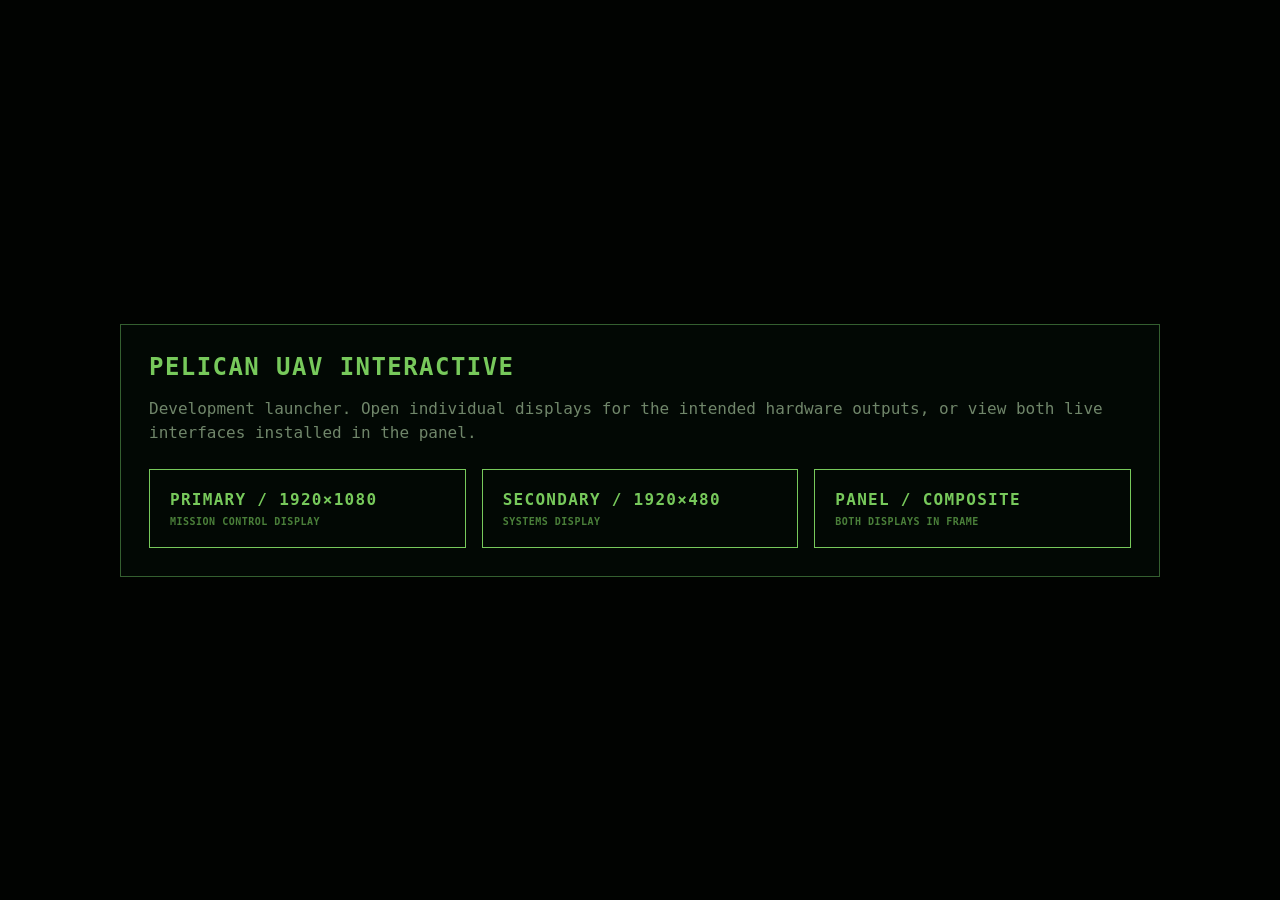
<file: index.html>
<!doctype html>
<html lang="en">
<head>
  <meta charset="utf-8">
  <meta name="viewport" content="width=device-width, initial-scale=1">
  <title>Pelican UAV Interactive</title>
  <style>
    :root{color-scheme:dark;font-family:ui-monospace,SFMono-Regular,Menlo,Monaco,Consolas,monospace}
    *{box-sizing:border-box}
    body{margin:0;min-height:100vh;display:grid;place-items:center;background:#010301;color:#b3caaa}
    main{width:min(1040px,calc(100% - 40px));border:1px solid #345f30;padding:28px;background:#020804}
    h1{margin:0 0 8px;color:#77c95b;font-size:24px;letter-spacing:.06em}
    p{color:#70866a;line-height:1.5}
    nav{display:grid;grid-template-columns:repeat(3,1fr);gap:16px;margin-top:24px}
    a{display:block;border:1px solid #77c95b;padding:20px;color:#77c95b;text-decoration:none;font-weight:700;letter-spacing:.08em;min-height:76px}
    a:hover{background:#77c95b;color:#010301}
    a small{display:block;margin-top:7px;color:inherit;opacity:.62;font-size:10px;letter-spacing:.05em}
    @media(max-width:760px){nav{grid-template-columns:1fr}}
  </style>
</head>
<body>
  <main>
    <h1>PELICAN UAV INTERACTIVE</h1>
    <p>Development launcher. Open individual displays for the intended hardware outputs, or view both live interfaces installed in the panel.</p>
    <nav>
      <a href="primary/index.html" target="_blank">PRIMARY / 1920×1080<small>MISSION CONTROL DISPLAY</small></a>
      <a href="secondary/index.html" target="_blank">SECONDARY / 1920×480<small>SYSTEMS DISPLAY</small></a>
      <a href="panel/index.html" target="_blank">PANEL / COMPOSITE<small>BOTH DISPLAYS IN FRAME</small></a>
    </nav>
  </main>
</body>
</html>
</file>
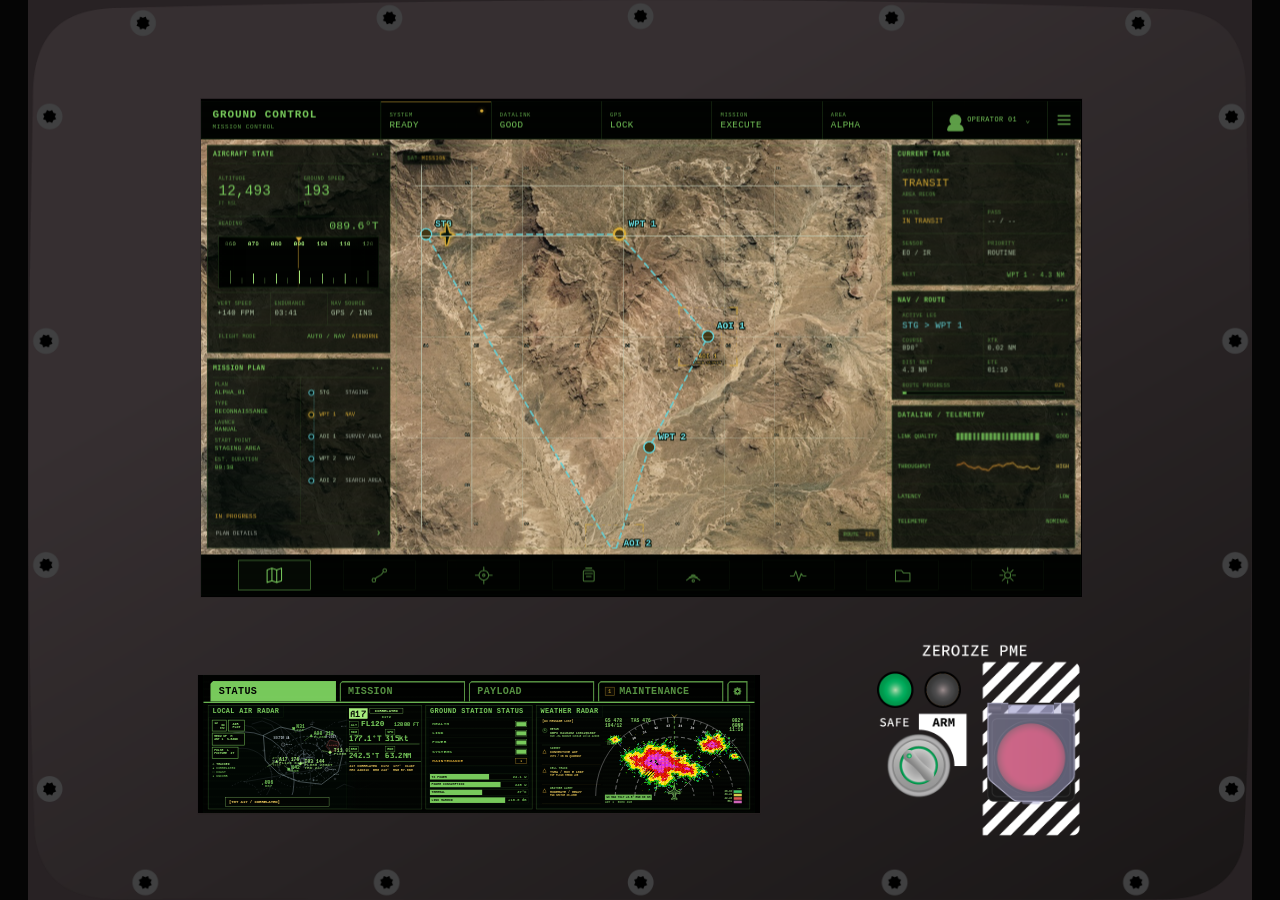
<file: panel/index.html>
<!doctype html>
<html lang="en">
<head>
  <meta charset="utf-8">
  <meta name="viewport" content="width=device-width, initial-scale=1">
  <title>Pelican UAV Interactive — Panel</title>
  <style>
    *{box-sizing:border-box}
    html,body{margin:0;width:100%;height:100%;overflow:hidden;background:#050505}
    body{display:grid;place-items:center}
    .panel{
      position:relative;
      width:min(100vw,calc(100vh * 1371 / 1008));
      aspect-ratio:1371/1008;
      background:#282224 url("../shared/assets/panel_background.png") center/100% 100% no-repeat;
      overflow:hidden;
    }
    .screen{
      position:absolute;
      overflow:hidden;
      background:#000;
    }
    .screen iframe{
      display:block;
      width:100%;
      height:100%;
      border:0;
      background:#000;
    }
    .primary-screen{
      left:14.1503%;
      top:11.0119%;
      width:71.9183%;
      height:55.3571%;
    }
    .secondary-screen{
      left:13.9314%;
      top:75%;
      width:45.8789%;
      height:15.377%;
    }
  </style>
</head>
<body>
  <main class="panel" aria-label="Ground station panel composite">
    <div class="screen primary-screen">
      <iframe src="../primary/index.html" title="Primary mission display"></iframe>
    </div>
    <div class="screen secondary-screen">
      <iframe src="../secondary/index.html" title="Secondary systems display"></iframe>
    </div>
  </main>
</body>
</html>
</file>
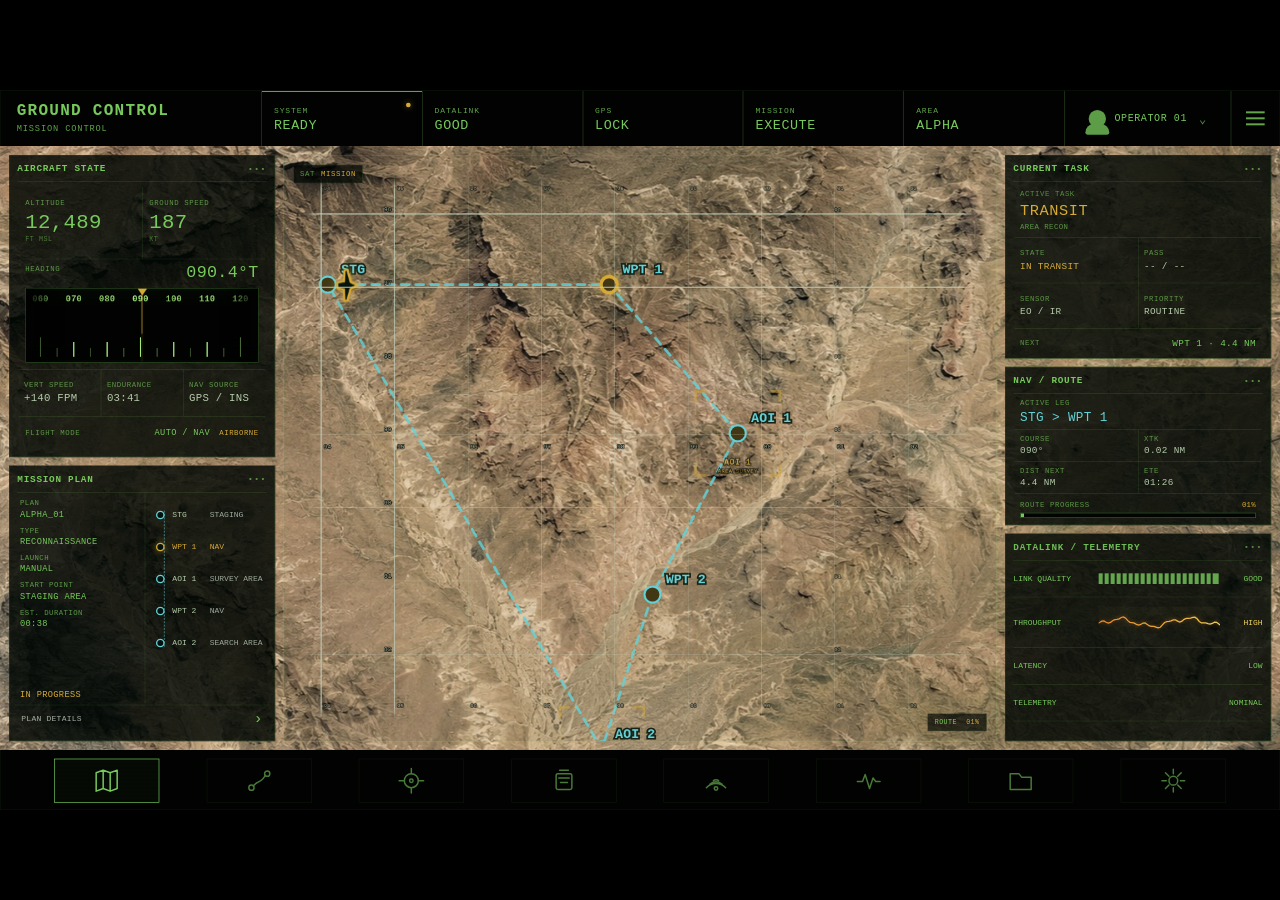
<file: primary/index.html>
<!doctype html>
<html lang="en">
<head>
  <meta charset="utf-8">
  <meta name="viewport" content="width=device-width, initial-scale=1">
  <title>Pelican UAV Interactive — Primary</title>
  <link rel="stylesheet" href="../shared/ui-base.css">
  <link rel="stylesheet" href="primary.css?v=20260912-1">
  <link rel="stylesheet" href="ops-refine.css?v=20260907-1">
  <link rel="stylesheet" href="effects.css?v=20260912-3" data-effects-css>
  <link rel="stylesheet" href="grid.css" data-grid-css>
</head>
<body>
  <div id="screen-fit">
    <main id="primary-display" class="display display-primary" aria-label="Mission control display">
      <header class="topbar">
        <div class="brand-block">
          <div class="brand-title" data-bind="labels.title">GROUND CONTROL</div>
          <div class="brand-subtitle" data-bind="labels.subtitle">MISSION CONTROL</div>
        </div>

        <div class="status-ribbon" aria-label="System status">
          <div class="ribbon-cell"><span>SYSTEM</span><strong data-bind="labels.system">READY</strong></div>
          <div class="ribbon-cell"><span>DATALINK</span><strong data-bind="labels.link">GOOD</strong></div>
          <div class="ribbon-cell"><span>GPS</span><strong data-bind="labels.gps">LOCK</strong></div>
          <div class="ribbon-cell"><span>MISSION</span><strong data-bind="labels.mode">EXECUTE</strong></div>
          <div class="ribbon-cell"><span>AREA</span><strong data-bind="labels.area">ALPHA</strong></div>
        </div>

        <div class="operator-block">
          <span class="operator-glyph" aria-hidden="true"></span>
          <span data-bind="labels.operator">OPERATOR 01</span>
          <span class="chevron">⌄</span>
        </div>
        <div class="menu-glyph" aria-label="Menu"><i></i><i></i><i></i></div>
      </header>

      <section class="workspace">
        <img id="workspace-terrain" class="workspace-terrain" alt="" aria-hidden="true">

        <aside class="rail left-rail">
          <section class="panel flight-panel">
            <div class="panel-heading"><span>AIRCRAFT STATE</span><b>•••</b></div>
            <div class="flight-state">
              <div class="flight-major-grid">
                <div class="flight-major">
                  <span>ALTITUDE</span>
                  <strong id="flight-altitude">12,480</strong>
                  <small>FT MSL</small>
                </div>
                <div class="flight-major">
                  <span>GROUND SPEED</span>
                  <strong id="flight-speed">188</strong>
                  <small>KT</small>
                </div>
              </div>

              <div class="flight-heading-repeater">
                <div class="flight-heading-header">
                  <span>HEADING</span>
                  <strong id="flight-heading">092.0°T</strong>
                </div>
                <div class="heading-tape heading-tape-primary" data-heading-tape aria-label="True heading tape"></div>
              </div>

              <div class="flight-detail-grid">
                <div class="flight-detail"><span>VERT SPEED</span><strong id="flight-vspeed">+120 FPM</strong></div>
                <div class="flight-detail"><span>ENDURANCE</span><strong id="flight-endurance">03:42</strong></div>
                <div class="flight-detail"><span>NAV SOURCE</span><strong id="flight-nav-source">GPS / INS</strong></div>
              </div>
              <div class="flight-mode-strip"><span>FLIGHT MODE</span><strong>AUTO / NAV</strong><b>AIRBORNE</b></div>
            </div>
          </section>

          <section class="panel mission-panel">
            <div class="panel-heading"><span>MISSION PLAN</span><b>•••</b></div>
            <div class="mission-body">
              <div class="mission-meta">
                <div><span>PLAN</span><strong data-bind="mission.plan">ALPHA_01</strong></div>
                <div><span>TYPE</span><strong data-bind="mission.type">RECONNAISSANCE</strong></div>
                <div><span>LAUNCH</span><strong data-bind="mission.launch">MANUAL</strong></div>
                <div><span>START POINT</span><strong data-bind="mission.start">STAGING AREA</strong></div>
                <div><span>EST. DURATION</span><strong data-bind="mission.duration">00:38</strong></div>
                <div class="mission-state" data-bind="mission.state">IN PROGRESS</div>
              </div>
              <div class="waypoint-column">
                <div id="waypoint-list" class="waypoint-list" aria-live="polite"></div>
                <div class="aoi-item"><span class="aoi-symbol"></span><b>AOI</b><em>SURVEY AREA</em></div>
              </div>
            </div>
            <div class="review-row"><span>PLAN DETAILS</span><b>›</b></div>
          </section>
        </aside>

        <section class="map-panel" aria-label="Fictional satellite mission map">
          <div id="map-viewport" class="map-viewport">
            <div id="map-world" class="map-world">
              <div class="map-grid"></div>
              <svg id="map-svg" class="map-svg" xmlns="http://www.w3.org/2000/svg" aria-hidden="true">
                <path id="route-base" class="route route-base"></path>
                <path id="route-progress-path" class="route route-progress-path"></path>
                <g id="waypoint-layer"></g>
                <g id="aircraft" class="aircraft">
                  <path d="M0 -14 L5 -4 L23 1 L23 5 L6 6 L4 16 L-4 16 L-6 6 L-23 5 L-23 1 L-5 -4 Z"></path>
                </g>
              </svg>
            </div>
          </div>
          <div class="map-overlay top-left"><span>SAT</span><b>MISSION</b></div>
          <div class="route-progress-readout"><span>ROUTE</span><b id="route-progress">00%</b></div>
        </section>

        <aside class="rail right-rail">
          <section class="panel task-panel">
            <div class="panel-heading"><span>CURRENT TASK</span><b>•••</b></div>
            <div class="task-body">
              <div class="task-hero">
                <span>ACTIVE TASK</span>
                <strong id="ops-task-name">SURVEY AREA 01</strong>
                <small>AREA RECON</small>
              </div>
              <div class="task-rows">
                <div class="task-row"><span>STATE</span><strong class="amber" id="ops-task-state">IN TRANSIT</strong></div>
                <div class="task-row"><span>PASS</span><strong>2 / 4</strong></div>
                <div class="task-row"><span>SENSOR</span><strong>EO / IR</strong></div>
                <div class="task-row"><span>PRIORITY</span><strong>ROUTINE</strong></div>
              </div>
              <div class="task-next"><span>NEXT</span><strong id="ops-task-next">WPT 1 · 0.0 NM</strong></div>
            </div>
          </section>

          <section class="panel nav-route-panel">
            <div class="panel-heading"><span>NAV / ROUTE</span><b>•••</b></div>
            <div class="nav-route-body">
              <div class="nav-leg"><span>ACTIVE LEG</span><strong id="ops-active-leg">STG &gt; WPT 1</strong></div>
              <div class="nav-metrics">
                <div class="nav-metric"><span>COURSE</span><strong id="ops-course">092°</strong></div>
                <div class="nav-metric"><span>XTK</span><strong id="ops-xtk">0.03 NM</strong></div>
                <div class="nav-metric"><span>DIST NEXT</span><strong id="ops-distance">0.0 NM</strong></div>
                <div class="nav-metric"><span>ETE</span><strong id="ops-ete">00:00</strong></div>
              </div>
              <div class="nav-progress">
                <div class="nav-progress-label"><span>ROUTE PROGRESS</span><strong id="ops-route-progress">00%</strong></div>
                <div class="nav-progress-track"><b id="ops-route-progress-bar"></b></div>
              </div>
            </div>
          </section>

          <section class="panel datalink-panel">
            <div class="panel-heading"><span>DATALINK / TELEMETRY</span><b>•••</b></div>
            <div class="telemetry-line"><span>LINK QUALITY</span><i class="quality-bar"></i><strong>GOOD</strong></div>
            <div class="telemetry-line throughput"><span>THROUGHPUT</span><svg id="datalink-spark" viewBox="0 0 170 48" preserveAspectRatio="none"><path id="spark-path"></path></svg><strong>HIGH</strong></div>
            <div class="telemetry-line"><span>LATENCY</span><i></i><strong>LOW</strong></div>
            <div class="telemetry-line"><span>TELEMETRY</span><i></i><strong>NOMINAL</strong></div>
          </section>
        </aside>
      </section>

      <nav class="bottom-nav" aria-label="Display modes">
        <button class="nav-icon active" title="Map" aria-label="Map"><svg viewBox="0 0 32 32"><path d="M4 7l8-3 8 3 8-3v21l-8 3-8-3-8 3zM12 4v21M20 7v21"/></svg></button>
        <button class="nav-icon" title="Route" aria-label="Route"><svg viewBox="0 0 32 32"><circle cx="7" cy="24" r="3"/><circle cx="25" cy="8" r="3"/><path d="M9 22c5-6 8-4 11-8l3-4"/></svg></button>
        <button class="nav-icon" title="Target" aria-label="Target"><svg viewBox="0 0 32 32"><circle cx="16" cy="16" r="8"/><circle cx="16" cy="16" r="2"/><path d="M16 2v6M16 24v6M2 16h6M24 16h6"/></svg></button>
        <button class="nav-icon" title="Recorder" aria-label="Recorder"><svg viewBox="0 0 32 32"><rect x="7" y="8" width="18" height="18" rx="2"/><path d="M11 4h10M10 13h12M12 18h8"/></svg></button>
        <button class="nav-icon" title="Link" aria-label="Link"><svg viewBox="0 0 32 32"><path d="M5 24a15 15 0 0 1 22 0M9 20a10 10 0 0 1 14 0M13 16a5 5 0 0 1 6 0"/><circle cx="16" cy="25" r="2"/></svg></button>
        <button class="nav-icon" title="Telemetry" aria-label="Telemetry"><svg viewBox="0 0 32 32"><path d="M3 17h6l3-8 5 16 4-12 3 4h5"/></svg></button>
        <button class="nav-icon" title="Files" aria-label="Files"><svg viewBox="0 0 32 32"><path d="M4 8h10l3 4h11v14H4z"/></svg></button>
        <button class="nav-icon" title="Settings" aria-label="Settings"><svg viewBox="0 0 32 32"><circle cx="16" cy="16" r="5"/><path d="M16 3v5M16 24v5M3 16h5M24 16h5M7 7l4 4M21 21l4 4M25 7l-4 4M11 21l-4 4"/></svg></button>
      </nav>
    </main>
  </div>

  <script src="../shared/world.js?v=20260911-1"></script>
  <script src="../shared/state.js?v=20260910-1"></script>
  <script src="config.js?v=20260911-2"></script>
  <script src="viewport-zoom-guard.js?v=20260908-2"></script>
  <script src="primary.js?v=20260912-1"></script>
  <script src="ios-layout-fit.js?v=20260908-2"></script>
  <script src="ops-refine.js?v=20260911-1"></script>
  <script src="../shared/status-sync.js?v=20260910-1"></script>
  <script src="../shared/heading-tape.js?v=20260910-1"></script>
  <script src="grid.js"></script>
</body>
</html>
</file>
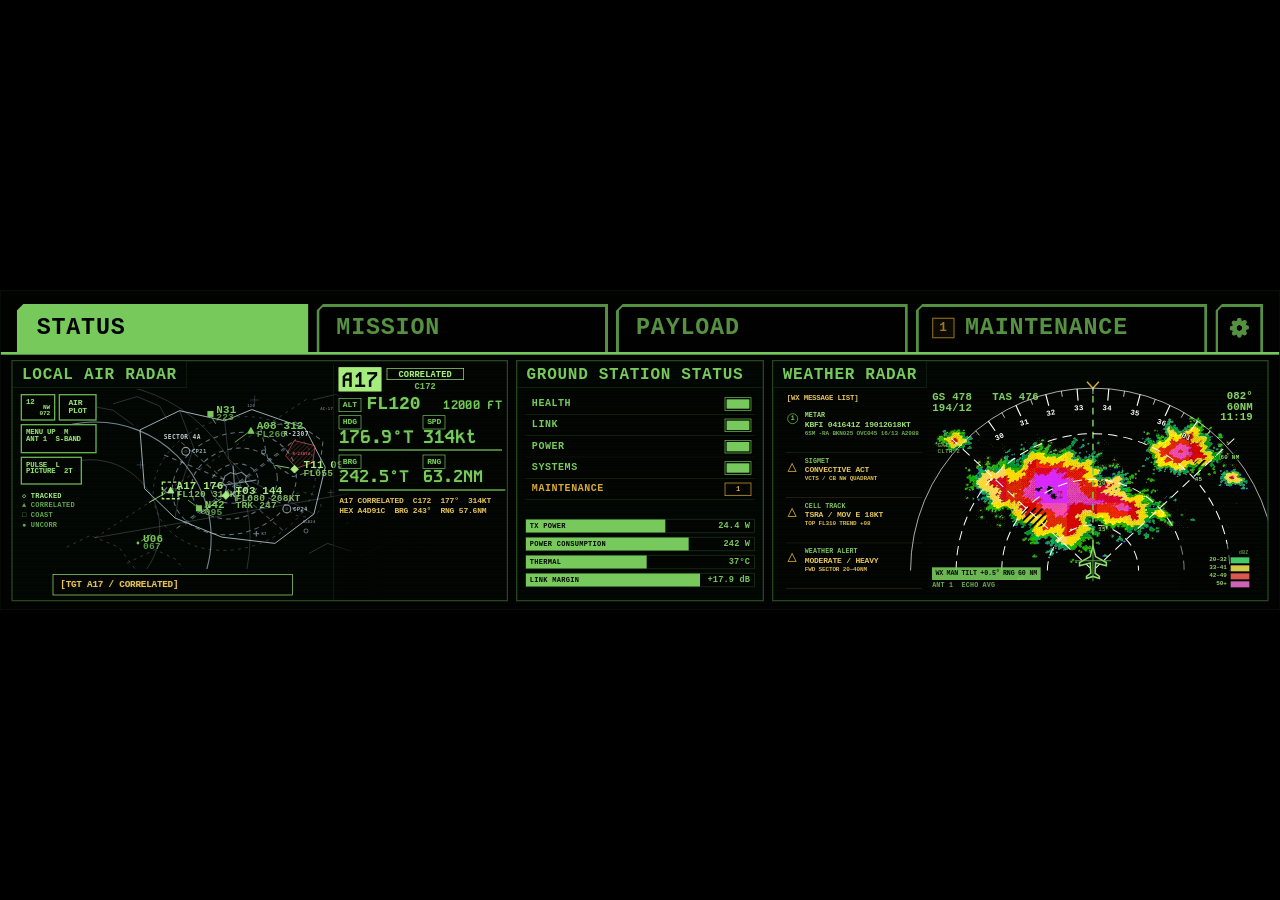
<file: secondary/index.html>
<!doctype html>
<html lang="en">
<head>
  <meta charset="utf-8">
  <meta name="viewport" content="width=device-width, initial-scale=1">
  <title>Pelican UAV Interactive — Secondary</title>
  <link rel="stylesheet" href="../shared/ui-base.css?v=20260903-2">
  <link rel="stylesheet" href="secondary.css?v=20260904-2">
  <link rel="stylesheet" href="tabs.css?v=20260904-4">
  <link rel="stylesheet" href="weather.css?v=20260910-3">
  <link rel="stylesheet" href="air.css?v=20260913-1">
  <link rel="stylesheet" href="preflight-refine.css?v=20260916-1">
  <link rel="stylesheet" href="air-message-layout.css?v=20260904-1">
  <link rel="stylesheet" href="air-track-refine.css?v=20260912-3">
  <link rel="stylesheet" href="air-target-meta-legibility.css?v=20260912-3">
  <link rel="stylesheet" href="sensor-header-refine.css?v=20260912-6">
  <link rel="stylesheet" href="status-refine.css?v=20260905-2">
  <link rel="stylesheet" href="mission-concept.css?v=20260904-3">
  <link rel="stylesheet" href="payload-concept.css?v=20260905-1">
</head>
<body>
  <div id="screen-fit">
    <main id="secondary-display" class="display secondary-display" aria-label="Secondary large-format systems display">
      <nav class="secondary-tabs" aria-label="Secondary display modes">
        <button class="secondary-tab active" data-tab="status">STATUS</button>
        <button class="secondary-tab" data-tab="mission">MISSION</button>
        <button class="secondary-tab" data-tab="payload">PAYLOAD</button>
        <button class="secondary-tab" data-tab="maintenance">MAINTENANCE</button>
        <button class="secondary-tab settings-tab" data-tab="settings" aria-label="Settings" title="Settings">
          <svg viewBox="0 0 24 24" aria-hidden="true"><circle cx="12" cy="12" r="3"/><path d="M19.4 15a1.65 1.65 0 0 0 .33 1.82l.06.06a2 2 0 1 1-2.83 2.83l-.06-.06a1.65 1.65 0 0 0-1.82-.33 1.65 1.65 0 0 0-1 1.51V21a2 2 0 1 1-4 0v-.09a1.65 1.65 0 0 0-1.08-1.51 1.65 1.65 0 0 0-1.82.33l-.06.06a2 2 0 1 1-2.83-2.83l.06.06a1.65 1.65 0 0 0 .33-1.82 1.65 1.65 0 0 0-1.51-1H3a2 2 0 1 1 0-4h.09A1.65 1.65 0 0 0 4.6 9a1.65 1.65 0 0 0-.33-1.82l-.06-.06a2 2 0 1 1 2.83-2.83l.06.06A1.65 1.65 0 0 0 8.92 4a1.65 1.65 0 0 0 1-1.51V2.4a2 2 0 1 1 4 0v-.09A1.65 1.65 0 0 0 15 4a1.65 1.65 0 0 0 1.82-.33l.06-.06a2 2 0 1 1 2.83 2.83l-.06.06a1.65 1.65 0 0 0-.33 1.82 1.65 1.65 0 0 0 1.51 1H21a2 2 0 1 1 0 4h-.09A1.65 1.65 0 0 0 19.4 15z"/></svg>
        </button>
      </nav>

      <section class="secondary-grid">
        <article class="secondary-module radar-module air-module">
          <header class="module-heading">LOCAL AIR RADAR</header>
          <div class="radar-module-body">
            <svg class="radar-scope" viewBox="0 0 390 320" role="img" aria-label="Local air surveillance radar">
              <defs><radialGradient id="airSweep" cx="50%" cy="50%" r="50%"><stop offset="0" stop-color="#77c95b" stop-opacity=".16"/><stop offset="1" stop-color="#77c95b" stop-opacity="0"/></radialGradient></defs>
              <g class="radar-grid-svg"><circle cx="195" cy="160" r="50"/><circle cx="195" cy="160" r="100"/><circle cx="195" cy="160" r="150"/><path d="M45 160H345M195 10V310"/><path d="M89 54L301 266M301 54L89 266" class="minor-axis"/></g>
              <g class="radar-sweep air-sweep"><path d="M195 160 L319 76 A150 150 0 0 1 345 160 Z" fill="url(#airSweep)"/><path d="M195 160L345 160" class="sweep-edge"/></g>
              <g class="cardinals"><text x="195" y="18">N</text><text x="195" y="314">S</text><text x="48" y="165">W</text><text x="342" y="165">E</text></g>
              <g class="radar-contact contact-a" transform="translate(116 92)"><path d="M0 -6L6 5H-6Z"/><text x="10" y="-2">256</text><text x="10" y="11">FL180</text></g>
              <g class="radar-contact contact-b" transform="translate(102 214)"><path d="M0 -6L6 5H-6Z"/><text x="10" y="-2">176</text><text x="10" y="11">FL120</text></g>
              <g class="radar-contact contact-c" transform="translate(260 226)"><path d="M0 -6L6 5H-6Z"/><text x="10" y="-2">144</text><text x="10" y="11">FL080</text></g>
              <g class="radar-contact contact-d" transform="translate(278 112)"><path d="M0 -6L6 5H-6Z"/><text x="10" y="-2">312</text><text x="10" y="11">FL260</text></g>
              <circle cx="195" cy="160" r="5" class="radar-origin"/>
            </svg>
            <div class="radar-side-data">
              <div><span>MODE</span><strong>SURVEILLANCE</strong></div>
              <div><span>RANGE</span><strong>120 NM</strong></div>
              <div><span>TILT</span><strong>0.5° UP</strong></div>
              <div><span>ALT FILTER</span><strong>2,500 FT</strong></div>
              <div><span>GAIN</span><strong>AUTO</strong></div>
              <div><span>WX</span><strong>NORM</strong></div>
              <div class="scan-line"><span>SCAN</span><strong>12.6 NM</strong></div>
            </div>
          </div>
          <footer class="radar-legend"><span class="friendly">▲ FRIENDLY</span><span class="neutral">□ NEUTRAL</span><span class="unknown">◇ UNKNOWN</span></footer>
        </article>

        <article class="secondary-module status-module">
          <header class="module-heading">GROUND STATION STATUS</header>
          <div class="status-health">
            <div class="status-health-main">
              <span>HEALTH</span>
              <strong>GOOD</strong>
              <small>NO ACTIVE FAULTS</small>
            </div>
            <div class="status-go-list" aria-label="Ground station go-no-go status">
              <div><span>LINK</span><strong>GO</strong></div>
              <div><span>POWER</span><strong>GO</strong></div>
              <div><span>SYSTEMS</span><strong>GO</strong></div>
              <button class="status-maintenance" type="button" aria-label="Open Maintenance tab: 1 maintenance item"><span>MAINTENANCE</span><i class="maintenance-indicator" aria-hidden="true">1</i></button>
            </div>
          </div>
          <div class="status-cards">
            <div class="status-card"><span>TX POWER</span><strong id="tx-power">25.0 W</strong><i class="meter"><b id="tx-meter" style="width:62%"></b></i></div>
            <div class="status-card"><span>POWER CONSUMPTION</span><strong id="power-consumption">232 W</strong><i class="meter"><b id="power-meter" style="width:68%"></b></i></div>
            <div class="status-card"><span>THERMAL</span><strong id="thermal">38°C</strong><i class="meter"><b id="thermal-meter" style="width:56%"></b></i></div>
            <div class="status-card"><span>LINK MARGIN</span><strong id="link-margin">+18.2 dB</strong><i class="meter"><b id="link-meter" style="width:79%"></b></i></div>
          </div>
        </article>

        <article class="secondary-module weather-module">
          <header class="module-heading">WEATHER RADAR</header>
          <div class="weather-sector-body">
            <svg class="weather-sector" viewBox="0 0 620 330" role="img" aria-label="Remote regional weather radar product">
              <defs>
                <pattern id="wxHazardHatch" width="10" height="10" patternUnits="userSpaceOnUse" patternTransform="rotate(45)">
                  <rect width="3.5" height="10" fill="#000"/>
                </pattern>
              </defs>
              <g class="wx-hazard-hatching" aria-hidden="true">
                <path d="M177 206l13-12 25 2 11 13-6 18-22 7-18-9z"/>
                <path d="M423 162l13-10 28 5 9 15-9 17-26 3-14-12z"/>
                <path d="M499 111l10-7 18 3 8 10-7 13-18 1-10-9z"/>
              </g>
              <g class="wx-heading-scale"><path d="M38 30H582"/><path d="M72 30v9M140 30v9M208 30v9M276 30v13M344 30v13M412 30v9M480 30v9M548 30v9"/><text x="72" y="22">30</text><text x="140" y="22">31</text><text x="208" y="22">32</text><text x="276" y="22">33</text><text x="344" y="22">34</text><text x="412" y="22">35</text><text x="480" y="22">36</text><text x="548" y="22">01</text><path class="wx-heading-bug" d="M310 17v23M301 17h18"/></g>
              <g class="wx-sector-grid"><path d="M310 312L42 62M310 312L578 62"/><path d="M310 312V42" class="wx-centerline"/><path d="M205 312A105 105 0 0 1 415 312"/><path d="M120 312A190 190 0 0 1 500 312"/><path d="M35 312A275 275 0 0 1 585 312"/><path d="M-50 312A360 360 0 0 1 670 312"/></g>
              <g class="wx-range-labels"><text x="320" y="203">15</text><text x="320" y="118">30</text><text x="506" y="116">45</text><text x="559" y="88">60 NM</text></g>
              <g class="wx-ownship" transform="translate(310 294)"><path d="M0 -28L5 -8L25 3L25 9L5 4L4 23L12 29L12 33L0 29L-12 33L-12 29L-4 23L-5 4L-25 9L-25 3L-5 -8Z"/><path d="M-34 0H34M0 -42V38" class="wx-ownship-cross"/></g>
            </svg>
            <div class="weather-legend-greeble" aria-label="Weather radar legend">
              <div class="wx-intensity"><span>PRECIP</span><i class="wx-swatch green"></i><i class="wx-swatch yellow"></i><i class="wx-swatch red"></i><i class="wx-swatch magenta"></i></div>
            </div>
            <div class="weather-lower-left" aria-hidden="true">
              <div class="wx-mode"><span>WX</span><strong>MAN</strong><span>TILT</span><strong>+0.5°</strong><span>RNG</span><strong>60 NM</strong></div>
              <div class="weather-lower-status">ANT 1&nbsp;&nbsp;ECHO AVG</div>
            </div>
          </div>
        </article>
      </section>
    </main>
  </div>
  <script src="../shared/world.js?v=20260911-1"></script>
  <script src="../shared/state.js?v=20260910-1"></script>
  <script src="secondary.js?v=20260911-1"></script>
  <script src="air-background-mount.js?v=20260916-1"></script>
  <script src="../shared/status-sync.js?v=20260910-1"></script>
  <script src="tab-pages.js?v=20260904-3"></script>
  <script src="mission-concept.js?v=20260906-2"></script>
  <script src="../shared/heading-indicator.js?v=20260907-2"></script>
  <script src="payload-concept.js?v=20260905-1"></script>
  <script src="preflight-refine.js?v=20260911-1"></script>
  <script src="air-identity-greeble.js?v=20260912-3"></script>
  <script src="air-message-layout.js?v=20260903-5"></script>
  <script src="weather-sequence.js?v=20260912-4"></script>
</body>
</html>
</file>
<file: shared/ui-base.css>
:root{
  --bg:#010301;
  --panel:rgba(2,8,4,.78);
  --panel-soft:rgba(4,13,7,.72);
  --green:#77c95b;
  --green-dim:#345f30;
  --cyan:#63d2d8;
  --signal-blue:#4fa7ff;
  --amber:#d7aa35;
  --red:#d95750;
  --text:#b3caaa;
  --muted:#70866a;
  --line:rgba(119,201,91,.32);
  --line-soft:rgba(119,201,91,.16);
}
*{box-sizing:border-box}
html,body{margin:0;width:100%;height:100%;overflow:hidden;background:#000;color:var(--text);font-family:ui-monospace,SFMono-Regular,Menlo,Monaco,Consolas,"Liberation Mono",monospace;-webkit-text-size-adjust:100%;text-size-adjust:100%}
button{font:inherit}
#screen-fit{position:absolute;inset:0;display:grid;place-items:center;background:#000}
.display{position:absolute;left:50%;top:50%;width:1920px;height:1080px;transform-origin:center;background:var(--bg);overflow:hidden;border:1px solid #0a150b}
.display:after{content:"";position:absolute;inset:0;pointer-events:none;background:repeating-linear-gradient(0deg,rgba(110,195,83,.012) 0 1px,transparent 1px 4px);mix-blend-mode:screen;z-index:20}
</file>
<file: primary/primary.css>
.topbar{height:84px;display:grid;grid-template-columns:392px minmax(0,1fr) 250px 72px;align-items:stretch;border-bottom:1px solid var(--line);background:#010201;position:relative;z-index:10}
.brand-block{padding:14px 24px;display:flex;flex-direction:column;justify-content:center;border-right:1px solid var(--line)}
.brand-title{font-size:24px;line-height:1;letter-spacing:.08em;color:var(--green);font-weight:700}
.brand-subtitle{font-size:13px;line-height:1;margin-top:8px;letter-spacing:.1em;color:var(--green);opacity:.8}
.status-ribbon{display:grid;grid-template-columns:repeat(5,1fr);min-width:0}
.ribbon-cell{min-width:0;padding:12px 18px 10px;border-right:1px solid var(--line);display:flex;flex-direction:column;justify-content:center}
.ribbon-cell:first-child{position:relative;box-shadow:inset 0 2px 0 rgba(215,170,53,.78)}
.ribbon-cell:first-child:after{content:"";position:absolute;right:17px;top:18px;width:7px;height:7px;border-radius:50%;background:var(--amber);box-shadow:0 0 9px rgba(215,170,53,.6)}
.ribbon-cell span{font-size:12px;letter-spacing:.11em;color:var(--green);opacity:.82}
.ribbon-cell strong{font-size:20px;line-height:1.05;margin-top:5px;font-weight:500;letter-spacing:.045em;color:var(--green)}
.operator-block{border-right:1px solid var(--line);display:flex;align-items:center;justify-content:center;gap:13px;color:var(--green);font-size:15px;letter-spacing:.06em}
.operator-glyph{position:relative;width:26px;height:26px;border-radius:50%;background:var(--green);opacity:.78}
.operator-glyph:after{content:"";position:absolute;width:36px;height:16px;border-radius:20px 20px 5px 5px;background:var(--green);left:-5px;top:21px}
.chevron{margin-left:5px;font-size:18px;opacity:.75}
.menu-glyph{display:grid;place-content:center;gap:6px}.menu-glyph i{display:block;width:28px;height:3px;background:var(--green);opacity:.82}

.workspace{height:904px;padding:12px;display:grid;grid-template-columns:400px minmax(0,1fr) 400px;gap:12px;background:transparent;position:relative;overflow:hidden;isolation:isolate}
.workspace-terrain{position:absolute;left:0;top:0;display:block;max-width:none;max-height:none;object-fit:fill;pointer-events:none;will-change:transform;transform:translate3d(-250px,-100px,0);z-index:0}
.rail{display:flex;flex-direction:column;gap:12px;min-width:0;min-height:0;position:relative;z-index:2}
.panel,.map-panel{position:relative;border:1px solid var(--line);background:var(--panel);overflow:hidden}
.panel{padding:0 12px 12px}
.panel-heading{height:40px;display:flex;align-items:center;justify-content:space-between;font-size:14px;font-weight:700;letter-spacing:.08em;color:var(--green);border-bottom:1px solid var(--line-soft)}
.panel-heading b{font-size:12px;letter-spacing:.18em;font-weight:400;opacity:.7}
.platform-panel{height:454px}.mission-panel{flex:1;min-height:0}
.sensors-panel{height:306px}.payload-panel{height:238px}.datalink-panel{flex:1;min-height:0}

.status-table{display:grid}.status-row{height:51px;display:grid;grid-template-columns:44px 1fr auto;align-items:center;border-bottom:1px solid var(--line-soft);font-size:13px}
.status-row:last-child{border-bottom:0}.row-symbol{width:25px;height:25px;border:1px solid var(--green);border-radius:50%;position:relative;opacity:.82}
.row-symbol:before,.row-symbol:after{content:"";position:absolute;background:var(--green);opacity:.75}.row-symbol:before{width:13px;height:1px;left:5px;top:11px}.row-symbol:after{height:13px;width:1px;top:5px;left:11px}
.status-row .row-name{color:var(--green);letter-spacing:.045em}.status-row .row-state{color:var(--green);font-weight:500;letter-spacing:.025em}.status-row .row-state.muted{color:#7b8078}.status-row .row-state.amber{color:var(--amber)}

.mission-body{height:calc(100% - 82px);display:grid;grid-template-columns:1.05fr 1fr;min-height:0}
.mission-meta{padding:10px 12px 8px 4px;border-right:1px solid var(--line-soft);display:flex;flex-direction:column;gap:11px}
.mission-meta div{display:flex;flex-direction:column;gap:3px}.mission-meta span{font-size:11px;color:var(--green);opacity:.72;letter-spacing:.06em}.mission-meta strong{font-size:13px;color:var(--green);font-weight:500;letter-spacing:.04em}.mission-meta .mission-state{margin-top:auto;color:var(--amber);font-size:13px;letter-spacing:.04em}
.waypoint-column{padding:9px 0 3px 16px;min-width:0;position:relative}.waypoint-list{position:relative;display:grid;gap:0}.waypoint-list:before{content:"";position:absolute;left:12px;top:18px;bottom:18px;border-left:1px dashed var(--cyan);opacity:.8}
.waypoint-item{height:48px;display:grid;grid-template-columns:25px 56px 1fr;align-items:center;position:relative;font-size:12px;transition:opacity .25s,color .25s}.wp-dot{width:13px;height:13px;border:2px solid var(--cyan);border-radius:50%;background:#02110d;z-index:1}.waypoint-item .wp-id{color:var(--text);font-weight:500}.waypoint-item .wp-label{color:#9ea99b;font-style:normal;white-space:nowrap;overflow:hidden;text-overflow:ellipsis}.waypoint-item.completed{opacity:.32}.waypoint-item.active{opacity:1}.waypoint-item.active .wp-dot{border-color:var(--amber);box-shadow:0 0 9px rgba(215,170,53,.5)}.waypoint-item.active .wp-id,.waypoint-item.active .wp-label{color:var(--amber)}
.aoi-item{height:48px;display:grid;grid-template-columns:25px 56px 1fr;align-items:center;font-size:12px}.aoi-symbol{width:19px;height:19px;border:2px dashed var(--amber);margin-left:-3px;z-index:1;background:#071005}.aoi-item b{font-weight:500;color:var(--amber)}.aoi-item em{font-style:normal;color:#a6a99e;white-space:nowrap}
.review-row{height:42px;margin:0 -4px -7px;border-top:1px solid var(--line-soft);display:flex;align-items:center;justify-content:space-between;padding:0 10px;color:#a7ada3;font-size:12px;letter-spacing:.03em}.review-row b{color:var(--green);font-size:22px;font-weight:400}

.map-panel{overflow:hidden;background:transparent;z-index:3}.map-viewport{position:absolute;inset:0;overflow:hidden;background:transparent}.map-world{position:absolute;left:0;top:0;will-change:transform;transform:translate3d(-250px,-100px,0)}
.map-world:after{content:"";position:absolute;inset:0;z-index:1;background:linear-gradient(rgba(4,11,5,.02),rgba(1,5,2,.06));pointer-events:none}.map-grid{position:absolute;inset:0;z-index:2;background-image:linear-gradient(rgba(112,190,82,.095) 1px,transparent 1px),linear-gradient(90deg,rgba(112,190,82,.095) 1px,transparent 1px);background-size:124px 124px;opacity:.45}.map-svg{position:absolute;inset:0;z-index:3;overflow:visible}.route{fill:none;stroke-linecap:round;stroke-linejoin:round}.route-base{stroke:var(--cyan);stroke-width:4;stroke-dasharray:12 10;opacity:.83}.route-progress-path{stroke:var(--cyan);stroke-width:5;opacity:.22}.waypoint circle{fill:#423615;stroke:var(--cyan);stroke-width:3}.waypoint text{fill:var(--cyan);font-size:20px;font-weight:600;paint-order:stroke;stroke:#1a2115;stroke-width:5px}.waypoint.active circle{stroke:var(--amber);stroke-width:5;filter:drop-shadow(0 0 7px rgba(215,170,53,.65))}.waypoint.completed{opacity:.38}.aircraft{fill:#06140b;stroke:var(--amber);stroke-width:3;filter:drop-shadow(0 0 6px rgba(215,170,53,.75));transform-box:fill-box;transform-origin:center;will-change:transform}
.map-overlay{position:absolute;z-index:6;color:var(--green);font-size:11px;letter-spacing:.08em;background:rgba(1,5,2,.68);border:1px solid var(--line-soft);padding:7px 9px}.map-overlay.top-left{left:14px;top:14px}.map-overlay span{margin-right:9px;opacity:.7}.map-overlay b{font-weight:500;color:var(--amber)}
.route-progress-readout{position:absolute;z-index:6;right:14px;bottom:14px;padding:7px 10px;background:rgba(1,5,2,.68);border:1px solid var(--line-soft);font-size:10px;letter-spacing:.06em;color:var(--green);display:flex;gap:14px}.route-progress-readout b{color:var(--amber);font-weight:500}

.telemetry-line{height:55px;display:grid;grid-template-columns:120px 1fr 56px;align-items:center;border-bottom:1px solid var(--line-soft);font-size:12px;color:var(--green);gap:8px}.telemetry-line strong{text-align:right;font-weight:500}.telemetry-line>i:not(.quality-bar){display:block}.quality-bar{height:16px;border-right:8px solid transparent;background:repeating-linear-gradient(90deg,var(--green) 0 6px,transparent 6px 9px);opacity:.8}.throughput{height:76px}.throughput svg{width:100%;height:48px;overflow:hidden;background:linear-gradient(180deg,rgba(79,167,255,.035),transparent)}.throughput path{fill:none;stroke:var(--signal-blue);stroke-width:1.8;vector-effect:non-scaling-stroke;filter:drop-shadow(0 0 3px rgba(79,167,255,.5));opacity:.96}.throughput strong{color:var(--signal-blue)}

.bottom-nav{height:92px;border-top:1px solid var(--line);background:#010201;display:flex;align-items:center;justify-content:space-around;padding:10px 66px;gap:42px;position:relative;z-index:10}.nav-icon{width:158px;height:66px;border:1px solid var(--line-soft);background:transparent;color:var(--green);display:grid;place-items:center;opacity:.6}.nav-icon svg{width:42px;height:42px;fill:none;stroke:currentColor;stroke-width:1.7;stroke-linecap:round;stroke-linejoin:round}.nav-icon.active{opacity:1;border-color:var(--green);background:rgba(119,201,91,.035)}
</file>
<file: primary/ops-refine.css>
/* Operational primary concept: replace inventory-heavy side rails with flight/task context. */
.flight-panel{height:454px}
.task-panel{height:306px;padding-bottom:0}
.nav-route-panel{height:238px;padding-bottom:0}

.flight-state{
  height:calc(100% - 40px);
  display:flex;
  flex-direction:column;
  min-height:0;
  padding:8px 2px 0;
}
.flight-major-grid{
  display:grid;
  grid-template-columns:1fr 1fr;
  min-height:108px;
  border-bottom:1px solid var(--line-soft);
}
.flight-major{
  min-width:0;
  padding:8px 10px 12px;
  display:flex;
  flex-direction:column;
  justify-content:center;
}
.flight-major+ .flight-major{border-left:1px solid var(--line-soft)}
.flight-major span,
.flight-detail span,
.flight-heading-header span,
.task-row span,
.nav-metric span,
.nav-leg span,
.task-next span,
.flight-mode-strip span,
.nav-progress-label span{
  color:var(--green);
  opacity:.7;
  font-size:11px;
  line-height:1;
  letter-spacing:.08em;
}
.flight-major strong{
  margin-top:8px;
  color:var(--green);
  font-size:31px;
  line-height:.95;
  font-weight:500;
  letter-spacing:.015em;
  font-variant-numeric:tabular-nums;
}
.flight-major small{
  margin-top:6px;
  color:var(--green);
  opacity:.55;
  font-size:10px;
  letter-spacing:.08em;
}

.flight-heading-repeater{
  flex:1;
  min-height:128px;
  display:grid;
  grid-template-rows:34px minmax(82px,1fr);
  padding:9px 10px 10px;
  border-bottom:1px solid var(--line-soft);
  overflow:hidden;
}
.flight-heading-header{
  min-width:0;
  display:flex;
  align-items:flex-start;
  justify-content:space-between;
  gap:12px;
}
.flight-heading-header strong{
  margin-top:-2px;
  color:var(--green);
  font-size:25px;
  line-height:1;
  font-weight:500;
  letter-spacing:.02em;
  font-variant-numeric:tabular-nums;
  white-space:nowrap;
}
.heading-tape-primary{
  width:100%;
  height:100%;
}

.flight-detail-grid{
  display:grid;
  grid-template-columns:repeat(3,minmax(0,1fr));
  flex:0 0 70px;
  min-height:0;
}
.flight-detail{
  min-width:0;
  display:flex;
  flex-direction:column;
  justify-content:center;
  padding:7px 8px;
  border-bottom:1px solid var(--line-soft);
}
.flight-detail+ .flight-detail{border-left:1px solid var(--line-soft)}
.flight-detail strong{
  margin-top:6px;
  color:var(--text);
  font-size:16px;
  line-height:1;
  font-weight:500;
  letter-spacing:.025em;
  font-variant-numeric:tabular-nums;
  white-space:nowrap;
}
.flight-mode-strip{
  min-height:48px;
  display:grid;
  grid-template-columns:1fr auto auto;
  align-items:center;
  gap:14px;
  padding:0 10px;
}
.flight-mode-strip strong{color:var(--green);font-size:13px;font-weight:500;letter-spacing:.04em}
.flight-mode-strip b{color:var(--amber);font-size:11px;font-weight:500;letter-spacing:.07em}

.task-body{
  height:calc(100% - 40px);
  display:flex;
  flex-direction:column;
  min-height:0;
  padding:0 2px;
}
.task-hero{
  min-height:84px;
  padding:12px 8px 10px;
  border-bottom:1px solid var(--line-soft);
  display:flex;
  flex-direction:column;
  justify-content:center;
}
.task-hero span{color:var(--green);opacity:.66;font-size:11px;letter-spacing:.08em}
.task-hero strong{margin-top:6px;color:var(--amber);font-size:23px;font-weight:500;letter-spacing:.035em}
.task-hero small{margin-top:5px;color:var(--green);opacity:.7;font-size:11px;letter-spacing:.06em}
.task-rows{display:grid;grid-template-columns:1fr 1fr;flex:1;min-height:0}
.task-row{display:flex;flex-direction:column;justify-content:center;padding:7px 8px;border-bottom:1px solid var(--line-soft)}
.task-row:nth-child(even){border-left:1px solid var(--line-soft)}
.task-row strong{margin-top:5px;color:var(--text);font-size:14px;font-weight:500;letter-spacing:.035em}
.task-row strong.amber{color:var(--amber)}
.task-next{
  flex:0 0 44px;
  min-height:44px;
  padding:0 8px;
  display:grid;
  grid-template-columns:1fr auto;
  align-items:center;
  gap:12px;
}
.task-next strong{color:var(--green);font-size:14px;font-weight:500;letter-spacing:.04em;font-variant-numeric:tabular-nums}

.nav-route-body{height:calc(100% - 40px);display:flex;flex-direction:column;min-height:0;padding:0 2px}
.nav-leg{flex:0 0 54px;min-height:54px;padding:8px;border-bottom:1px solid var(--line-soft);display:flex;flex-direction:column;justify-content:center}
.nav-leg strong{margin-top:5px;color:var(--cyan);font-size:19px;font-weight:500;letter-spacing:.03em}
.nav-metrics{display:grid;grid-template-columns:1fr 1fr;grid-template-rows:repeat(2,minmax(42px,1fr));flex:1;min-height:84px}
.nav-metric{display:flex;flex-direction:column;justify-content:center;padding:5px 8px;border-bottom:1px solid var(--line-soft);min-height:0}
.nav-metric:nth-child(even){border-left:1px solid var(--line-soft)}
.nav-metric strong{margin-top:4px;color:var(--text);font-size:14px;font-weight:500;letter-spacing:.035em;font-variant-numeric:tabular-nums}
.nav-progress{flex:0 0 46px;min-height:46px;padding:6px 8px 5px;display:flex;flex-direction:column;justify-content:center}
.nav-progress-label{display:flex;justify-content:space-between;align-items:center;margin-bottom:5px}
.nav-progress-label strong{color:var(--amber);font-size:11px;font-weight:500;letter-spacing:.04em}
.nav-progress-track{height:8px;border:1px solid var(--green-dim);background:#020402;overflow:hidden}
.nav-progress-track b{display:block;height:100%;width:0;background:var(--green);transition:width .35s linear}

/* Keep the retained datalink panel visually subordinate to mission execution data. */
.datalink-panel .panel-heading{opacity:.92}
</file>
<file: primary/effects.css>
:root{
  --route-done:#315c58;
  --throughput-yellow:#f2d35e;
  --throughput-orange:#ed8b2f;
}

/* Completed route is a quieter solid trace while the future path stays bright/dashed. */
.route-progress-path{
  stroke:var(--route-done);
  stroke-width:5.5;
  opacity:.78;
  filter:drop-shadow(0 0 2px rgba(49,92,88,.22));
}

/* Mission behavior now distinguishes navigation fixes from persistent task areas.
   This is intentionally conservative placeholder styling until the AOI visual spec
   is settled: task geometry exists from mission start and does not disappear or
   dim after completion. */
.aoi-item{display:none}

.waypoint-item.completed,
#waypoint-layer .waypoint.completed{
  opacity:1;
}

.aoi-box{pointer-events:none}
.aoi-quadrant{
  opacity:.46;
  transition:opacity .18s ease,filter .22s ease;
}
.aoi-edge,.aoi-ring,.aoi-corner,.aoi-crosshair{
  fill:none;
  stroke:var(--amber);
  vector-effect:non-scaling-stroke;
}
.aoi-edge{
  stroke-width:2;
  stroke-dasharray:7 7;
  opacity:.72;
}
.aoi-ring{
  stroke-width:2;
  stroke-dasharray:7 6;
  opacity:.66;
}
.aoi-corner{
  stroke-width:4;
  stroke-linecap:square;
  opacity:.96;
}
.aoi-crosshair{
  stroke-width:2;
  opacity:.72;
  transition:opacity .2s ease;
}
.aoi-label{
  fill:var(--amber);
  text-anchor:middle;
  font-family:ui-monospace,SFMono-Regular,Menlo,Monaco,Consolas,"Liberation Mono",monospace;
  paint-order:stroke;
  stroke:#11150e;
  stroke-width:3px;
  opacity:.72;
  transition:opacity .2s ease;
}
.aoi-label-main{font-size:12px;font-weight:700;letter-spacing:.08em}
.aoi-label-sub{font-size:8px;letter-spacing:.08em}
.aoi-box.active .aoi-quadrant{
  opacity:.98;
  filter:drop-shadow(0 0 4px rgba(237,139,47,.28));
}
.aoi-box.active .aoi-edge,
.aoi-box.active .aoi-ring,
.aoi-box.active .aoi-corner,
.aoi-box.active .aoi-crosshair{
  stroke:var(--throughput-orange);
}
.aoi-box.active .aoi-crosshair,
.aoi-box.active .aoi-label{opacity:.94}
.aoi-box.completed .aoi-quadrant{opacity:.46;filter:none}
.aoi-box.completed .aoi-crosshair,
.aoi-box.completed .aoi-label{opacity:.72}

/* The telemetry trace remains independent of aircraft timing. */
.throughput svg{
  background:linear-gradient(180deg,rgba(242,211,94,.035),rgba(237,139,47,.012) 55%,transparent);
}
.throughput path{
  stroke-width:1.9;
  filter:drop-shadow(0 0 3px rgba(237,139,47,.48));
  opacity:.98;
}
.throughput strong{color:var(--throughput-yellow)}

/* Panels stay dark over the single shared terrain surface. Avoid backdrop filters so
   the browser does not need to resample the moving terrain for each panel. */
.panel{
  -webkit-backdrop-filter:none;
  backdrop-filter:none;
  background:rgba(2,8,4,.83);
}
</file>
<file: primary/grid.css>
/* Supersede the original coarse map grid so there is only one visible lattice to track. */
.map-grid{display:none}

.coord-grid-overlay{
  position:absolute;
  inset:2em;
  overflow:hidden;
  z-index:5;
  pointer-events:none;
  opacity:1;
  -webkit-mask-image:
    linear-gradient(to right,transparent 0,#000 18px,#000 calc(100% - 18px),transparent 100%),
    linear-gradient(to bottom,transparent 0,#000 18px,#000 calc(100% - 18px),transparent 100%);
  -webkit-mask-composite:source-in;
  mask-image:
    linear-gradient(to right,transparent 0,#000 18px,#000 calc(100% - 18px),transparent 100%),
    linear-gradient(to bottom,transparent 0,#000 18px,#000 calc(100% - 18px),transparent 100%);
  mask-composite:intersect;
}
.coord-grid-world{
  position:absolute;
  left:-2em;
  top:-2em;
  will-change:transform;
}
.coord-grid-svg{position:absolute;inset:0;overflow:visible}
.coord-grid-line{
  stroke:rgba(188,202,180,.35);
  stroke-width:1;
  vector-effect:non-scaling-stroke;
  shape-rendering:crispEdges;
  transition:stroke .32s ease,stroke-width .32s ease;
}
.coord-grid-line.major{stroke:rgba(188,202,180,.5)}
.coord-grid-line.tracking,
.coord-grid-line.major.tracking{
  stroke:rgba(188,202,180,.75);
  stroke-width:2;
}
.coord-grid-ref{
  fill:rgba(216,225,208,.75);
  font-family:ui-monospace,SFMono-Regular,Menlo,Monaco,Consolas,"Liberation Mono",monospace;
  font-size:9px;
  font-weight:500;
  letter-spacing:.01em;
  paint-order:stroke;
  stroke:rgba(2,7,3,.82);
  stroke-width:2.2px;
  stroke-linejoin:round;
  user-select:none;
}
.coord-grid-ref.secondary{opacity:.72;font-size:8px}
</file>
<file: secondary/secondary.css>
.secondary-display{
  width:1920px;
  height:480px;
  display:grid;
  grid-template-rows:96px 1fr;
  background:#010201;
  color:var(--text);
  overflow:hidden;
  border:1px solid #0a150b;
}

.secondary-display:after{opacity:1}

.secondary-grid{
  min-height:0;
  display:grid;
  grid-template-columns:2fr 1fr 2fr;
  gap:12px;
  padding:8px 16px 12px;
  position:relative;
  z-index:4;
  background:#010201;
}

/* Tab-page shell. PREFLIGHT keeps the live three-module grid; the other pages
   remain intentionally bare until their actual modules are designed. */
.secondary-page[hidden]{display:none!important}
.secondary-placeholder-page{
  min-height:0;
  position:relative;
  z-index:4;
  display:grid;
  place-items:center;
  padding:8px 16px 12px;
  background:#010201;
}
.secondary-access-message{
  color:rgba(151,232,116,.76);
  font:800 25px/1.15 ui-monospace,SFMono-Regular,Menlo,Monaco,Consolas,"Liberation Mono",monospace;
  letter-spacing:.055em;
  text-align:center;
}
.secondary-access-message strong{
  color:var(--amber);
  font:inherit;
}

.secondary-module{
  position:relative;
  min-width:0;
  min-height:0;
  overflow:hidden;
  border:2px solid var(--line);
  background:var(--panel);
}

.secondary-module:before,
.secondary-module:after{content:none}

.module-heading{
  height:40px;
  display:flex;
  align-items:center;
  padding:0 14px;
  border-bottom:1px solid var(--line-soft);
  color:var(--green);
  font-size:24px;
  font-weight:700;
  letter-spacing:.045em;
}
</file>
<file: secondary/tabs.css>
.secondary-tabs{
  height:96px;
  padding:12px 24px 0;
  display:grid;
  grid-template-columns:repeat(4,minmax(0,1fr)) 72px;
  gap:12px;
  align-items:end;
  position:relative;
  z-index:8;
  background:#010201;
  border-bottom:4px solid var(--green);
}

.secondary-tab{
  position:relative;
  isolation:isolate;
  display:flex;
  align-items:center;
  justify-content:flex-start;
  width:100%;
  height:72px;
  padding:0 18px 0 30px;
  border:0;
  clip-path:polygon(10px 0,100% 0,100% 100%,0 100%,0 10px);
  background:var(--green);
  color:var(--green);
  opacity:.72;
  font:700 35px/1 ui-monospace,SFMono-Regular,Menlo,Monaco,Consolas,"Liberation Mono",monospace;
  letter-spacing:.035em;
  text-align:left;
}

/* Inactive tabs are open along the bottom edge. The shared rail below them is
   separate from the tab outline, so fill alone distinguishes the active page. */
.secondary-tab::after{
  content:"";
  position:absolute;
  left:4px;
  right:4px;
  top:4px;
  bottom:0;
  z-index:-1;
  clip-path:polygon(6px 0,100% 0,100% 100%,0 100%,0 6px);
  background:#010201;
}

.secondary-tab.active{
  z-index:2;
  color:#010201;
  opacity:1;
  background:var(--green);
}

.secondary-tab.active::after{content:none}

.settings-tab{
  display:block;
  width:72px;
  min-width:72px;
  padding:0;
  justify-self:end;
}

.settings-tab svg{
  position:absolute;
  left:50%;
  top:50%;
  width:30px;
  height:30px;
  margin:0;
  fill:currentColor;
  stroke:currentColor;
  stroke-width:1.35;
  stroke-linecap:round;
  stroke-linejoin:round;
  transform:translate(-50%,-50%);
  -webkit-mask:radial-gradient(circle at 50% 50%,transparent 0 3.7px,#000 4.4px);
  mask:radial-gradient(circle at 50% 50%,transparent 0 3.7px,#000 4.4px);
}

.settings-tab::before{content:none}

.secondary-tab[data-tab="maintenance"]{padding-left:74px}

.secondary-tab[data-tab="maintenance"]::before{
  content:"1";
  display:grid;
  place-items:center;
  position:absolute;
  left:24px;
  top:50%;
  z-index:3;
  width:30px;
  min-width:30px;
  height:27px;
  padding:0;
  border:2px solid rgba(215,170,53,.72);
  background:rgba(215,170,53,.08);
  color:var(--amber);
  font-size:19px;
  font-weight:700;
  line-height:1;
  letter-spacing:0;
  transform:translateY(-50%);
}

.secondary-tab[data-tab="maintenance"].active::before{
  color:#5b3f00;
  border-color:#5b3f00;
  background:rgba(255,215,90,.55);
}
</file>
<file: secondary/weather.css>
/* Final Preflight weather-radar presentation. */

.weather-sector-body{
  position:absolute;
  left:12px;
  right:12px;
  top:41px;
  bottom:8px;
  display:grid;
  grid-template-columns:218px minmax(0,1fr);
  gap:0;
  overflow:visible;
  background:#020402;
}

/* Radar and messages share one visual field; the column split is layout only. */
.weather-radar-pane{
  position:relative;
  min-width:0;
  min-height:0;
  overflow:hidden;
  border:0;
  box-shadow:none;
  background:transparent;
}

.weather-radar-pane::before{
  content:"GS 478   TAS 476\A194/12";
  position:absolute;
  left:8px;
  top:6px;
  z-index:5;
  color:rgba(151,232,116,.86);
  white-space:pre;
  font:800 10px/.95 ui-monospace,SFMono-Regular,Menlo,Monaco,Consolas,"Liberation Mono",monospace;
  letter-spacing:.025em;
  text-shadow:0 0 3px rgba(119,201,91,.16);
  pointer-events:none;
}

.weather-radar-pane::after{
  content:"";
  position:absolute;
  inset:0;
  z-index:4;
  pointer-events:none;
  background:repeating-linear-gradient(0deg,rgba(119,201,91,.018) 0 1px,transparent 1px 4px);
  opacity:.75;
}

.weather-frame-layer{
  position:absolute;
  left:49.2%;
  top:5px;
  z-index:1;
  width:98%;
  height:calc(100% - 11px);
  transform:translateX(-50%);
  object-fit:contain;
  object-position:center;
  pointer-events:none;
  opacity:1;
  mix-blend-mode:screen;
  image-rendering:crisp-edges;
  image-rendering:pixelated;
}

/* Instrument furniture sits above the echo sequence. The stronger strokes are
   intentionally closer to old airborne-radar repeaters than fine UI hairlines. */
.weather-sector{
  position:absolute;
  inset:0;
  z-index:3;
  width:100%;
  height:100%;
  overflow:hidden;
  pointer-events:none;
}

/* Processed-weather cue: black hatching cuts directly through the echo returns,
   matching the visual language of older integrated weather displays. */
.wx-hazard-hatching path{
  fill:url(#wxHazardHatch);
  stroke:none;
  opacity:1;
}

.wx-heading-scale path,
.wx-sector-grid path{
  fill:none;
  vector-effect:non-scaling-stroke;
}
.wx-heading-scale path{
  stroke:rgba(196,224,187,.72);
  stroke-width:1.7;
  opacity:.92;
}
.wx-heading-scale text{
  fill:rgba(210,228,203,.94);
  opacity:1;
  font-size:11px;
  font-weight:600;
  text-anchor:middle;
  letter-spacing:.03em;
  paint-order:stroke;
  stroke:#020402;
  stroke-width:2.4px;
}
.wx-heading-scale .wx-heading-bug{
  stroke:var(--amber);
  stroke-width:2.3;
  opacity:1;
}

/* Range furniture stays high-contrast without overpowering the echoes. */
.wx-sector-grid path{
  stroke:#fff;
  stroke-width:1.5;
  stroke-dasharray:14 9;
  stroke-linecap:butt;
  opacity:1;
}
.wx-sector-grid .wx-centerline{
  stroke:rgba(119,201,91,.96);
  stroke-width:2.4;
  stroke-dasharray:10 8;
  opacity:1;
}
.wx-range-labels text{
  fill:rgba(151,232,116,.94);
  opacity:1;
  font-size:11px;
  font-weight:700;
  letter-spacing:.04em;
  paint-order:stroke;
  stroke:#020402;
  stroke-width:2.6px;
}

.wx-ownship>path:first-child{
  fill:#071109;
  stroke:rgba(151,232,116,.96);
  stroke-width:2.3;
  vector-effect:non-scaling-stroke;
}
.wx-ownship-cross{
  fill:none;
  stroke:rgba(119,201,91,.88);
  stroke-width:1.5;
  opacity:.84;
  vector-effect:non-scaling-stroke;
}

/* Compact right-side threshold legend. */
.weather-legend-greeble{
  position:absolute;
  right:7px;
  bottom:7px;
  z-index:3;
  width:154px;
  padding:0;
  border:0;
  background:transparent;
  color:var(--green);
  font-size:9px;
  letter-spacing:.055em;
}

.wx-mode{
  box-sizing:border-box;
  display:flex;
  align-items:center;
  min-height:16px;
  padding:2px 4px 1px;
  gap:4px;
  background:rgba(119,201,91,.90);
  color:#031005;
  white-space:nowrap;
  overflow:hidden;
  font:900 7.5px/1 ui-monospace,SFMono-Regular,Menlo,Monaco,Consolas,"Liberation Mono",monospace;
  letter-spacing:-.025em;
}
.wx-mode span,
.wx-mode strong{
  margin:0;
  color:#031005;
  opacity:1;
  font:inherit;
}

.wx-intensity{
  position:relative;
  display:flex;
  flex-direction:column;
  align-items:flex-end;
  gap:3px;
  min-height:0;
  margin:4px 2px 0 0;
  padding:11px 0 0;
  border:0;
}
.wx-intensity>span{display:none}
.wx-swatch{
  position:relative;
  width:28px;
  height:9px;
  margin:0;
  flex:0 0 9px;
  border:0;
}
.wx-swatch.green{background:#45c96a}
.wx-swatch.yellow{background:#d4c94b}
.wx-swatch.red{background:#d95750}
.wx-swatch.magenta{background:#cf62b8}
.wx-swatch::after{
  position:absolute;
  right:34px;
  top:0;
  color:rgba(166,236,125,.88);
  white-space:nowrap;
  text-align:right;
  font:900 9px/1 ui-monospace,SFMono-Regular,Menlo,Monaco,Consolas,"Liberation Mono",monospace;
  letter-spacing:-.02em;
}
.wx-swatch.green::after{content:"20–32"}
.wx-swatch.yellow::after{content:"33–41"}
.wx-swatch.red::after{content:"42–49"}
.wx-swatch.magenta::after{content:"50+"}
.wx-intensity::before{
  content:"dBZ";
  position:absolute;
  right:1px;
  top:0;
  color:rgba(151,232,116,.54);
  font:900 8px/1 ui-monospace,SFMono-Regular,Menlo,Monaco,Consolas,"Liberation Mono",monospace;
  letter-spacing:.02em;
}

/* Edge readouts deliberately occupy leftover space instead of forming a panel. */
.weather-sector-body::before{
  content:"082°\A60NM\A11:19";
  position:absolute;
  right:10px;
  top:5px;
  z-index:8;
  color:rgba(151,232,116,.88);
  white-space:pre;
  text-align:right;
  font:900 11px/.98 ui-monospace,SFMono-Regular,Menlo,Monaco,Consolas,"Liberation Mono",monospace;
  letter-spacing:.01em;
  text-shadow:0 0 3px rgba(119,201,91,.14);
  pointer-events:none;
}

.weather-sector-body::after{
  content:"GAIN A\ACLTR 2";
  position:absolute;
  left:234px;
  top:82px;
  z-index:8;
  color:rgba(151,232,116,.66);
  white-space:pre;
  font:800 9px/.95 ui-monospace,SFMono-Regular,Menlo,Monaco,Consolas,"Liberation Mono",monospace;
  letter-spacing:.025em;
  pointer-events:none;
}

.weather-legend-greeble::before{
  content:"ANT 1   ECHO AVG";
  position:absolute;
  right:2px;
  top:-13px;
  color:rgba(151,232,116,.56);
  white-space:nowrap;
  text-align:right;
  font:800 8px/1 ui-monospace,SFMono-Regular,Menlo,Monaco,Consolas,"Liberation Mono",monospace;
  letter-spacing:.03em;
}

/* Open message rail; METAR reports arrive as ordinary information messages. */
.weather-alert-rail{
  min-width:0;
  min-height:0;
  box-sizing:border-box;
  border:0;
  background:transparent;
  display:grid;
  grid-template-rows:28px minmax(0,1fr);
  overflow:hidden;
  font-family:ui-monospace,SFMono-Regular,Menlo,Monaco,Consolas,"Liberation Mono",monospace;
}
.weather-alert-heading{
  display:flex;
  align-items:center;
  padding:0 8px;
  border:0;
  color:#e6c55d;
  font-size:11px;
  font-weight:900;
  letter-spacing:-.025em;
}
.weather-message-feed{
  min-height:0;
  overflow:hidden;
  padding:0 7px;
}
.weather-message-entry{
  position:relative;
  box-sizing:border-box;
  min-height:68px;
  padding:8px 3px 7px 28px;
  border-bottom:1px solid rgba(215,170,53,.20);
  color:#e3c15a;
}
.weather-message-entry::before{
  content:"△";
  position:absolute;
  left:2px;
  top:10px;
  color:#d7aa35;
  font-size:23px;
  line-height:1;
}
.weather-message-entry.wx-info{
  border-bottom-color:rgba(119,201,91,.18);
  color:rgba(166,236,125,.92);
}
.weather-message-entry.wx-info::before{
  content:"i";
  display:grid;
  place-items:center;
  box-sizing:border-box;
  left:2px;
  top:9px;
  width:16px;
  height:16px;
  border:1px solid var(--green);
  border-radius:50%;
  color:var(--green);
  font-size:10px;
  font-weight:900;
  line-height:1;
}
.wx-msg-type{
  display:block;
  margin-bottom:2px;
  color:rgba(151,232,116,.84);
  font-size:10px;
  font-weight:800;
  line-height:1;
  letter-spacing:.01em;
}
.wx-msg-main{
  display:block;
  color:#e6c55d;
  font-size:12px;
  font-weight:900;
  line-height:1.02;
  letter-spacing:-.025em;
}
.wx-msg-sub{
  display:block;
  margin-top:3px;
  color:#d9b84f;
  font-size:9px;
  font-weight:800;
  line-height:1.05;
  letter-spacing:-.025em;
}
.weather-message-entry.wx-info .wx-msg-type,
.weather-message-entry.wx-info .wx-msg-main{color:rgba(166,236,125,.94)}
.weather-message-entry.wx-info .wx-msg-sub{color:rgba(151,232,116,.72)}
</file>
<file: secondary/air.css>
.air-module{visibility:visible}

.airspace-plot{
  overflow:hidden;
  background:
    linear-gradient(rgba(86,112,132,.025),rgba(86,112,132,.008)),
    url("air-background-v3.svg?v=20260913-1") center/100% 100% no-repeat,
    #020402;
}

/* The original generated geometry remains in secondary.js as a quick fallback,
   but the revised local-AO background now supplies the static context. */
.airspace-geometry{opacity:0}

.air-geo-line,
.air-geo-zone,
.air-geo-circle,
.air-geo-dash,
.air-waypoint{
  fill:none;
  vector-effect:non-scaling-stroke;
  shape-rendering:geometricPrecision;
}

.air-geo-line{stroke:rgba(126,153,176,.40);stroke-width:1.7}
.air-geo-line.strong{stroke:rgba(145,173,196,.57);stroke-width:2.2}
.air-geo-zone{stroke:rgba(130,159,183,.46);stroke-width:1.8}
.air-geo-dash{stroke:rgba(130,159,183,.36);stroke-width:1.45;stroke-dasharray:8 6}
.air-geo-circle{stroke:rgba(139,167,190,.45);stroke-width:1.55}
.air-waypoint{stroke:rgba(149,176,198,.56);stroke-width:1.65}

.air-geo-label{
  fill:rgba(166,190,210,.68);
  font-size:16px;
  font-weight:700;
  letter-spacing:.025em;
}

.air-zone-label{
  fill:rgba(163,187,207,.54);
  font-size:14px;
  font-weight:700;
  letter-spacing:.035em;
}

.air-contact-wrap{color:var(--green)}

.air-contact{
  --dx:16px;
  --dy:-10px;
  --move-time:30s;
  --move-delay:0s;
  --pulse-time:4.2s;
  --pulse-delay:0s;
  --peak-opacity:.96;
  --low-opacity:.6;
  fill:none;
  stroke:var(--green);
  stroke-width:1.8;
  vector-effect:non-scaling-stroke;
  transform-box:fill-box;
  transform-origin:center;
  animation:
    airTrackMove var(--move-time) linear var(--move-delay) infinite alternate,
    airContactPulse var(--pulse-time) ease-out var(--pulse-delay) infinite;
}

.air-contact .air-symbol{fill:currentColor;stroke:currentColor;stroke-width:1.4}
.air-contact .air-dot{fill:currentColor;stroke:none}
.air-contact .air-track{fill:none;stroke:currentColor;stroke-width:1.55;opacity:.82}

.air-contact .air-readout{
  fill:currentColor;
  stroke:none;
  font-size:17px;
  font-weight:700;
  letter-spacing:.015em;
}

.air-contact .air-readout.dim{opacity:.76;font-size:15px;font-weight:600}
.air-contact.tracked{--peak-opacity:1;--low-opacity:.74;color:#a6ec7d}
.air-contact.coast{--peak-opacity:.78;--low-opacity:.4}
.air-contact.contact-a{--dx:22px;--dy:-12px;--move-time:29s;--move-delay:-8s;--pulse-time:4.1s;--pulse-delay:-.7s}
.air-contact.contact-b{--dx:16px;--dy:12px;--move-time:31s;--move-delay:-19s;--pulse-time:4.7s;--pulse-delay:-2.1s}
.air-contact.contact-c{--dx:24px;--dy:-14px;--move-time:35s;--move-delay:-13s;--pulse-time:3.8s;--pulse-delay:-3s}
.air-contact.contact-d{--dx:18px;--dy:-12px;--move-time:33s;--move-delay:-25s;--pulse-time:4.4s;--pulse-delay:-1.2s}
.air-contact.contact-e{--dx:-12px;--dy:-18px;--move-time:28s;--move-delay:-5s;--pulse-time:5s;--pulse-delay:-3.5s}
.air-contact.contact-f{--dx:22px;--dy:5px;--move-time:37s;--move-delay:-31s;--pulse-time:3.6s;--pulse-delay:-2.8s}
.air-contact.contact-g{--dx:-16px;--dy:12px;--move-time:30s;--move-delay:-14s;--pulse-time:4.9s;--pulse-delay:-.4s}

/* Primary target-data rows. Positioning of the rail itself belongs to the
   Preflight layout layer; this file owns the instrument typography. */
.air-module .radar-side-data>div:not(.air-alert){
  position:relative;
  min-height:0;
  padding:0;
  border:0;
  display:grid;
  grid-template-columns:36px 1fr;
  align-items:center;
  gap:3px;
  flex:0 0 auto;
}

/* Keep the same total vertical footprint while adding selected-track altitude. */
.air-module .radar-side-data>div:nth-child(1){height:36px}
.air-module .radar-side-data>div:nth-child(2){height:39px;margin-top:-1px}
.air-module .radar-side-data>div:nth-child(3){height:35px;margin-top:5px}
.air-module .radar-side-data>div:nth-child(4){height:35px;margin-top:-1px}
.air-module .radar-side-data>.air-altitude-row{order:-1;height:34px;margin:0}

/* Hide the semantic source copy; generated shorthand supplies the visible labels. */
.air-module .radar-side-data>div:not(.air-alert)>span,
.air-module .radar-side-data>div:not(.air-alert)>strong{font-size:0}

.air-module .radar-side-data>div:not(.air-alert)>span::after{
  display:inline-grid;
  place-items:center;
  box-sizing:border-box;
  min-width:28px;
  min-height:17px;
  color:var(--green);
  font:800 9px/.82 ui-monospace,SFMono-Regular,Menlo,Monaco,Consolas,"Liberation Mono",monospace;
  letter-spacing:-.07em;
  text-align:center;
  text-shadow:0 0 2px rgba(119,201,91,.22);
}

.air-module .radar-side-data>div:nth-child(1)>span::after,
.air-module .radar-side-data>div:nth-child(2)>span::after{
  border:1.5px solid rgba(119,201,91,.94);
  padding:2px 1px 1px;
}

.air-module .radar-side-data>div:not(.air-alert)>strong{
  position:relative;
  display:block;
  color:var(--green);
  text-align:right;
  white-space:nowrap;
}

.air-module .radar-side-data>div:not(.air-alert)>strong::after{
  color:var(--green);
  font:900 22px/.76 ui-monospace,SFMono-Regular,Menlo,Monaco,Consolas,"Liberation Mono",monospace;
  letter-spacing:-.08em;
  text-shadow:0 0 4px rgba(119,201,91,.22);
}

.air-module .radar-side-data>div:nth-child(1)>span::after{content:"HDG"}
.air-module .radar-side-data>div:nth-child(1)>strong::after{content:"010.6°T";font-size:36px}
.air-module .radar-side-data>div:nth-child(2)>span::after{content:"SPD"}
.air-module .radar-side-data>div:nth-child(2)>strong::after{content:"7.0kt";font-size:41px}
.air-module .radar-side-data>div:nth-child(3)>span::after{content:"BRG"}
.air-module .radar-side-data>div:nth-child(3)>strong::after{content:"330.0°T";font-size:35px}
.air-module .radar-side-data>div:nth-child(4)>span::after{content:"RNG"}
.air-module .radar-side-data>div:nth-child(4)>strong::after{content:"4.2NM";font-size:38px}
.air-module .radar-side-data>.air-altitude-row>span::after{content:"ALT"}
.air-module .radar-side-data>.air-altitude-row>strong::after{content:attr(data-live-value);font-size:31px}

/* Later-added wind/drift annotations deliberately keep their own scale. */
.air-module .radar-side-data>div:nth-child(2)>strong{padding-right:29px}
.air-module .radar-side-data>div:nth-child(2)>strong::before{
  content:"MT\A WIND";
  position:absolute;
  right:0;
  top:5px;
  white-space:pre;
  color:var(--green);
  font:900 9px/.85 ui-monospace,SFMono-Regular,Menlo,Monaco,Consolas,"Liberation Mono",monospace;
  letter-spacing:-.08em;
  text-align:left;
}

.air-module .radar-side-data>div:nth-child(2)::before{
  content:"DRF";
  position:absolute;
  left:37px;
  bottom:-7px;
  color:var(--green);
  font:800 8px/.8 ui-monospace,SFMono-Regular,Menlo,Monaco,Consolas,"Liberation Mono",monospace;
  letter-spacing:-.08em;
}

.air-module .radar-side-data>div:nth-child(2)::after{
  content:"**.*kt";
  position:absolute;
  right:28px;
  bottom:-9px;
  color:var(--green);
  font:900 14px/.8 ui-monospace,SFMono-Regular,Menlo,Monaco,Consolas,"Liberation Mono",monospace;
  letter-spacing:-.09em;
}

.air-module .radar-legend{font-weight:700}
.air-module .radar-legend .friendly,
.air-module .radar-legend .neutral,
.air-module .radar-legend .unknown{color:var(--green);opacity:.82}
.air-module .radar-legend .tracked-key{color:#a6ec7d;opacity:1}

@keyframes airTrackMove{from{transform:translate(0,0)}to{transform:translate(var(--dx),var(--dy))}}
@keyframes airContactPulse{
  0%,8%{opacity:var(--peak-opacity)}
  32%{opacity:.84}
  68%{opacity:var(--low-opacity)}
  84%{opacity:var(--low-opacity)}
  95%{opacity:.82}
  100%{opacity:var(--peak-opacity)}
}

@media (prefers-reduced-motion:reduce){
  .air-contact{animation:none;opacity:var(--peak-opacity)}
}

/* Selected-track hierarchy: state first, relative position second. This keeps the
   existing live-value nodes intact while presenting the five operational values
   as two coherent groups. Higher specificity intentionally beats the later
   preflight/message layout layers without changing their geometry. */
.secondary-display .air-module .radar-side-data{
  display:grid;
  grid-template-columns:minmax(0,1fr) minmax(0,1fr);
  grid-template-rows:14px 45px 47px 22px 45px;
  column-gap:8px;
  row-gap:0;
  align-content:start;
}

.secondary-display .air-module .radar-side-data::before,
.secondary-display .air-module .radar-side-data::after{
  grid-column:1/-1;
  display:flex;
  align-items:center;
  color:rgba(119,201,91,.68);
  font:800 8.5px/1 ui-monospace,SFMono-Regular,Menlo,Monaco,Consolas,"Liberation Mono",monospace;
  letter-spacing:.13em;
  white-space:nowrap;
  pointer-events:none;
}

.secondary-display .air-module .radar-side-data::before{
  content:"TARGET STATE";
  grid-row:1;
  align-self:end;
}

.secondary-display .air-module .radar-side-data::after{
  content:"RELATIVE POSITION";
  grid-row:4;
  align-self:stretch;
  padding-top:6px;
  border-top:1px solid rgba(119,201,91,.24);
}

.secondary-display .air-module .radar-side-data>.air-altitude-row{
  grid-column:1/-1;
  grid-row:2;
  width:100%;
  height:auto;
  margin:0;
  display:grid;
  grid-template-columns:34px 1fr;
  align-items:center;
}

.secondary-display .air-module .radar-side-data>div:nth-child(1){grid-column:1;grid-row:3}
.secondary-display .air-module .radar-side-data>div:nth-child(2){grid-column:2;grid-row:3}
.secondary-display .air-module .radar-side-data>div:nth-child(3){grid-column:1;grid-row:5}
.secondary-display .air-module .radar-side-data>div:nth-child(4){grid-column:2;grid-row:5}

.secondary-display .air-module .radar-side-data>div:nth-child(-n+4):not(.air-alert){
  width:auto;
  height:auto;
  margin:0;
  display:flex;
  flex-direction:column;
  align-items:flex-start;
  justify-content:center;
  gap:3px;
}

.secondary-display .air-module .radar-side-data>div:not(.air-alert)>span::after{
  min-width:0;
  min-height:0;
  padding:0;
  border:0;
  display:block;
  place-items:initial;
  color:rgba(119,201,91,.76);
  font-size:8px;
  line-height:1;
  letter-spacing:.08em;
  text-align:left;
}

.secondary-display .air-module .radar-side-data>div:not(.air-alert)>strong{
  width:100%;
  padding:0;
  text-align:left;
}

.secondary-display .air-module .radar-side-data>.air-altitude-row>strong{
  text-align:right;
}

.secondary-display .air-module .radar-side-data>.air-altitude-row>strong::after{
  font-size:34px;
  line-height:.9;
  letter-spacing:0;
}

.secondary-display .air-module .radar-side-data>div:nth-child(1)>strong::after,
.secondary-display .air-module .radar-side-data>div:nth-child(2)>strong::after{
  font-size:28px;
  line-height:.88;
  letter-spacing:0;
}

.secondary-display .air-module .radar-side-data>div:nth-child(3)>strong::after,
.secondary-display .air-module .radar-side-data>div:nth-child(4)>strong::after{
  font-size:25px;
  line-height:.9;
  letter-spacing:0;
}

/* The selected-track rail is intentionally limited to the five target values. */
.secondary-display .air-module .radar-side-data>div:nth-child(2)>strong::before,
.secondary-display .air-module .radar-side-data>div:nth-child(2)::before,
.secondary-display .air-module .radar-side-data>div:nth-child(2)::after{
  content:none;
  display:none;
}
</file>
<file: secondary/preflight-refine.css>
/* Final Preflight air-radar layout. Weather owns its styling in weather.css. */

.air-module .radar-module-body{
  position:absolute;
  left:12px;
  right:12px;
  top:41px;
  bottom:46px;
  display:block;
  overflow:visible;
}

/* Wide static AO context. The live radar SVG remains independently positioned
   above it so extending the map does not distort or relocate the contacts. */
.air-module .airspace-background-surface{
  position:absolute;
  left:0;
  right:-12px;
  top:0;
  bottom:0;
  width:calc(100% + 12px);
  height:100%;
  z-index:0;
  display:block;
  object-fit:fill;
  pointer-events:none;
  user-select:none;
}

/* Explicit rendered dimensions avoid Safari resolving the SVG against its
   intrinsic aspect ratio and showing a zoomed/cropped corner. The plot now
   overlaps the side overlays slightly, while the wide background spans all of
   them underneath. */
.air-module .airspace-plot{
  position:absolute;
  left:104px;
  right:auto;
  top:0;
  bottom:auto;
  width:calc(100% - 340px);
  height:100%;
  max-width:none;
  max-height:none;
  z-index:2;
  display:block;
  background:transparent!important;
}

.air-control-rail{
  position:absolute;
  left:0;
  top:8px;
  width:114px;
  z-index:8;
  display:grid;
  grid-template-columns:52px 1fr;
  gap:5px;
  pointer-events:none;
  font-family:ui-monospace,SFMono-Regular,Menlo,Monaco,Consolas,"Liberation Mono",monospace;
  color:rgba(151,232,116,.98);
}

.air-control-box{
  box-sizing:border-box;
  min-height:38px;
  padding:5px 6px 4px;
  border:2px solid rgba(119,201,91,.88);
  background:#020402;
  white-space:pre;
  font-size:11px;
  font-weight:800;
  line-height:.92;
  letter-spacing:-.025em;
  text-shadow:0 0 3px rgba(119,201,91,.16);
}

.air-control-box.control-id{
  display:grid;
  grid-template-columns:1fr;
  align-content:space-between;
  min-width:0;
}

.air-control-box.control-id small{
  display:block;
  text-align:right;
  font:800 8px/.9 inherit;
}

.air-control-box.control-plot{
  display:flex;
  align-items:center;
  justify-content:center;
  text-align:left;
  font-size:12px;
  line-height:.92;
}

.air-control-box.control-wide{grid-column:1/-1}
.air-control-box.control-menu{min-height:44px}
.air-control-box.control-pulse{width:92px;min-height:42px}

/* The data rail is attached to the module edge rather than framed as a card.
   The stronger opacity ramp lets the AO map continue underneath while keeping
   selected-track values clean when live contacts pass behind the rail. */
.air-module .radar-side-data{
  position:absolute;
  top:0;
  right:-12px;
  bottom:-46px;
  width:260px;
  height:auto;
  padding:5px 7px 6px;
  z-index:6;
  border:0;
  border-left:1px solid var(--line-soft);
  background:linear-gradient(90deg,
    rgba(2,4,2,.38) 0%,
    rgba(2,4,2,.86) 16%,
    rgba(2,4,2,.97) 46%,
    #020402 100%);
  display:flex;
  flex-direction:column;
  justify-content:flex-start;
  overflow:hidden;
  box-shadow:none;
  font-family:ui-monospace,SFMono-Regular,Menlo,Monaco,Consolas,"Liberation Mono",monospace;
  color:var(--green);
}

/* Live values supplied by the selected radar track replace the static fallback. */
.air-module .radar-side-data>div:nth-child(-n+4)>strong::after{
  content:attr(data-live-value);
  font-family:ui-monospace,SFMono-Regular,Menlo,Monaco,Consolas,"Liberation Mono",monospace;
  font-weight:800;
  letter-spacing:.015em;
  font-variant-numeric:tabular-nums slashed-zero;
}

/* The old track boxes were permanent decoration. The new box follows the
   contact the processor is actually examining. */
.air-module .air-contact .track-box{opacity:0}
.air-active-target-box{
  display:none;
  fill:none;
  stroke:currentColor;
  stroke-width:2;
  stroke-dasharray:5 3;
  vector-effect:non-scaling-stroke;
  pointer-events:none;
}
.air-contact.air-selected .air-active-target-box{display:block}
.air-contact.air-selected{color:#a6ec7d}
.air-contact.air-event-coast{opacity:.46!important}
.air-contact.air-event-query,
.air-contact.air-event-unknown{color:#e3c15a!important}
.air-contact.air-event-unknown .air-active-target-box{
  stroke-width:2.6;
  stroke-dasharray:7 3;
}
.air-contact.air-event-resolved{color:#a6ec7d!important}
</file>
<file: secondary/air-message-layout.css>
@import url("https://fonts.googleapis.com/css2?family=Kode+Mono:wght@400..700&display=swap");

/* Final message/legend layout for the Preflight air radar. */

/* Compact instrument key beneath the upper-left control cluster. */
.air-control-rail .radar-legend{
  position:static;
  grid-column:1/-1;
  width:100%;
  height:auto;
  margin:3px 0 0;
  padding:4px 2px 0;
  border:0;
  background:transparent;
  display:flex;
  flex-direction:column;
  align-items:flex-start;
  justify-content:flex-start;
  gap:4px;
  overflow:visible;
  font-size:10.5px;
  font-weight:700;
  line-height:1;
  letter-spacing:.03em;
}

.air-control-rail .radar-legend span{
  display:block;
  white-space:nowrap;
}

/* Current track/event summary sits in the open radar territory. */
.air-message-summary{
  --summary-text:#e3c15a;
  position:absolute;
  left:calc((100% - 260px) / 2);
  width:min(360px,calc(100% - 284px));
  bottom:-39px;
  transform:translateX(-50%);
  z-index:10;
  box-sizing:border-box;
  height:32px;
  padding:0 10px;
  border:1px solid #a6ec7d;
  background:#020402;
  color:var(--summary-text);
  display:flex;
  align-items:center;
  justify-content:flex-start;
  text-align:left;
  overflow:hidden;
  white-space:pre;
  pointer-events:none;
  font:900 14px/1 ui-monospace,SFMono-Regular,Menlo,Monaco,Consolas,"Liberation Mono",monospace;
  letter-spacing:-.025em;
  text-shadow:0 0 3px color-mix(in srgb,var(--summary-text) 28%,transparent);
}

.air-message-summary[data-tone="normal"],
.air-message-summary[data-tone="warning"]{--summary-text:#e3c15a}
.air-message-summary[data-tone="critical"]{--summary-text:#df5b55}
.air-message-summary[data-tone="resolved"]{--summary-text:#a6ec7d}

/* The four primary readout rows are deliberately narrower than the message
   section beneath them, leaving the slightly awkward retrofit step. */
.air-module .radar-side-data>div:nth-child(-n+4):not(.air-alert){
  width:224px;
  margin-left:auto;
}

.air-module .radar-side-data>div:nth-child(-n+4)>strong::after{
  font-family:"Kode Mono",ui-monospace,SFMono-Regular,Menlo,Monaco,Consolas,"Liberation Mono",monospace;
  font-weight:700;
  font-variation-settings:normal;
  letter-spacing:0;
  font-variant-numeric:tabular-nums slashed-zero;
}

/* The bracketed header is a private state channel for the radar scripts. */
.air-module .radar-side-data .air-alert>b{display:none}

.air-module .radar-side-data .air-alert{
  position:absolute;
  left:7px;
  right:2px;
  top:188px;
  bottom:2px;
  box-sizing:border-box;
  margin:0;
  padding:7px 1px 0;
  border:0;
  border-top:1px solid var(--line-soft);
  background:transparent;
  display:block;
  overflow:hidden;
  color:#e3c15a;
}

#air-message-feed{
  height:100%;
  overflow:hidden;
}

/* Fixed-height rows prevent reflow while the two lines are populated. */
.air-message-entry{
  box-sizing:border-box;
  height:44px;
  min-height:44px;
  margin:0;
  padding:3px 0 2px;
  border:0;
  overflow:hidden;
  color:#e3c15a;
  white-space:nowrap;
  font:800 12px/1 ui-monospace,SFMono-Regular,Menlo,Monaco,Consolas,"Liberation Mono",monospace;
  letter-spacing:-.025em;
}

.air-message-entry.air-message-critical{color:#df5b55}
.air-message-entry.air-message-resolved{color:#a6ec7d}

.air-message-line{
  display:block;
  height:14px;
  margin:0;
  overflow:hidden;
  color:inherit;
  white-space:pre;
  font:inherit;
}
</file>
<file: secondary/air-track-refine.css>
/* Final selected-track readout hierarchy.
   Keep the older radar layout intact and only refine the right-hand data block. */
.secondary-display .air-module .radar-side-data{
  --track-green:var(--green);
  --track-divider:rgba(119,201,91,.82);
  --target-state-color:#a6ec7d;
  grid-template-rows:39px 42px 39px 20px 39px;
  column-gap:8px;
}

.secondary-display .air-module .radar-side-data[data-target-tone="warning"]{
  --target-state-color:#e3c15a;
}

.secondary-display .air-module .radar-side-data[data-target-tone="critical"]{
  --target-state-color:#df5b55;
}

/* The selected target ID is the visual anchor. Its fill carries target state. */
.secondary-display .air-module .radar-side-data::before{
  content:attr(data-target-id);
  grid-column:1/-1;
  grid-row:1;
  justify-self:start;
  align-self:start;
  box-sizing:border-box;
  width:64px;
  height:36px;
  padding:2px 7px 1px;
  border:1.5px solid var(--target-state-color);
  color:#020402;
  background:var(--target-state-color);
  display:flex;
  align-items:center;
  justify-content:center;
  font:700 31px/.9 "Kode Mono",ui-monospace,SFMono-Regular,Menlo,Monaco,Consolas,"Liberation Mono",monospace;
  letter-spacing:0;
  text-shadow:none;
}

/* Status and aircraft type stack beside the ID. Each box is half the ID height. */
.secondary-display .air-module .radar-side-data>.air-target-meta{
  grid-column:1/-1;
  grid-row:1;
  justify-self:start;
  align-self:start;
  box-sizing:border-box;
  width:94px;
  height:36px;
  margin:0 0 0 72px;
  padding:0;
  border:0;
  background:transparent;
  display:grid;
  grid-template-columns:1fr;
  grid-template-rows:17px 17px;
  gap:2px;
}

.secondary-display .air-module .radar-side-data>.air-target-meta>b{
  box-sizing:border-box;
  min-width:0;
  margin:0;
  padding:1px 4px 0;
  display:flex;
  align-items:center;
  justify-content:center;
  overflow:hidden;
  white-space:nowrap;
  font:800 8.5px/.9 ui-monospace,SFMono-Regular,Menlo,Monaco,Consolas,"Liberation Mono",monospace;
  letter-spacing:.025em;
  text-align:center;
}

.secondary-display .air-module .radar-side-data>.air-target-meta>.air-target-status{
  border:1.5px solid var(--target-state-color);
  color:var(--target-state-color);
  text-shadow:0 0 2px color-mix(in srgb,var(--target-state-color) 28%,transparent);
}

.secondary-display .air-module .radar-side-data>.air-target-meta>.air-target-type{
  border:1.5px solid rgba(119,201,91,.86);
  color:rgba(119,201,91,.94);
  text-shadow:0 0 2px rgba(119,201,91,.2);
}

/* Strong divider centered in the gap between the two data groups. */
.secondary-display .air-module .radar-side-data::after{
  content:"";
  grid-column:1/-1;
  grid-row:4;
  align-self:center;
  height:0;
  padding:0;
  border-top:2px solid var(--track-divider);
  pointer-events:none;
}

/* Box every field label and pull it tightly against its value. */
.secondary-display .air-module .radar-side-data>div:not(.air-alert)>span::after{
  box-sizing:border-box;
  min-width:34px;
  min-height:21px;
  padding:2px 3px 1px;
  border:1.5px solid currentColor;
  color:var(--track-green);
  display:inline-grid;
  place-items:center;
  font:800 12px/.9 ui-monospace,SFMono-Regular,Menlo,Monaco,Consolas,"Liberation Mono",monospace;
  letter-spacing:-.015em;
  text-align:center;
  text-shadow:0 0 3px rgba(119,201,91,.22);
}

/* ALT / FL / feet occupy one dense line. */
.secondary-display .air-module .radar-side-data>.air-altitude-row{
  order:initial;
  grid-column:1/-1;
  grid-row:2;
  width:100%;
  height:auto;
  margin:0;
  display:grid;
  grid-template-columns:38px auto 1fr;
  align-items:center;
  column-gap:4px;
}

.secondary-display .air-module .radar-side-data>.air-altitude-row>strong{
  width:auto;
  padding:0;
  text-align:left;
}

.secondary-display .air-module .radar-side-data>.air-altitude-row>strong::after{
  font-size:31px;
  line-height:.9;
  letter-spacing:0;
}

.secondary-display .air-module .radar-side-data .air-altitude-ft{
  justify-self:end;
  color:var(--track-green);
  font:700 18px/.9 "Kode Mono",ui-monospace,SFMono-Regular,Menlo,Monaco,Consolas,"Liberation Mono",monospace;
  font-style:normal;
  letter-spacing:0;
  white-space:nowrap;
  text-shadow:0 0 3px rgba(119,201,91,.18);
}

/* Kinematic pair. */
.secondary-display .air-module .radar-side-data>div:nth-child(1){grid-column:1;grid-row:3}
.secondary-display .air-module .radar-side-data>div:nth-child(2){grid-column:2;grid-row:3}

/* Relative-position pair. */
.secondary-display .air-module .radar-side-data>div:nth-child(3){grid-column:1;grid-row:5}
.secondary-display .air-module .radar-side-data>div:nth-child(4){grid-column:2;grid-row:5}

.secondary-display .air-module .radar-side-data>div:nth-child(-n+4):not(.air-alert){
  width:auto;
  height:auto;
  margin:0;
  display:flex;
  flex-direction:column;
  align-items:flex-start;
  justify-content:center;
  gap:1px;
}

.secondary-display .air-module .radar-side-data>div:nth-child(-n+4)>strong{
  width:100%;
  padding:0;
  text-align:left;
}

.secondary-display .air-module .radar-side-data>div:nth-child(1)>strong::after,
.secondary-display .air-module .radar-side-data>div:nth-child(2)>strong::after{
  font-size:27px;
  line-height:.88;
  letter-spacing:0;
}

.secondary-display .air-module .radar-side-data>div:nth-child(3)>strong::after,
.secondary-display .air-module .radar-side-data>div:nth-child(4)>strong::after{
  font-size:25px;
  line-height:.9;
  letter-spacing:0;
}

/* Keep the data/message separator visually consistent with the stronger group rule. */
.secondary-display .air-module .radar-side-data .air-alert{
  border-top:2px solid var(--track-divider);
}
</file>
<file: secondary/air-target-meta-legibility.css>
/* Selected-target identity legibility pass.
   Keep the readable status treatment while reclaiming vertical space. */

.secondary-display .air-module .radar-side-data{
  grid-template-rows:38px 37px 39px 20px 39px;
}

.secondary-display .air-module .radar-side-data>.air-target-meta{
  width:116px;
  height:39px;
  margin:-3px 0 0 72px;
  grid-template-rows:25px 14px;
  gap:0;
}

.secondary-display .air-module .radar-side-data>.air-target-meta>b{
  padding:0 6px;
  font:800 13px/1 ui-monospace,SFMono-Regular,Menlo,Monaco,Consolas,"Liberation Mono",monospace;
  letter-spacing:.015em;
}

.secondary-display .air-module .radar-side-data>.air-target-meta>.air-target-status{
  padding:2px 6px 1px;
}

.secondary-display .air-module .radar-side-data>.air-target-meta>.air-target-type{
  border:0;
  padding:0 6px;
}

/* Bring altitude back into the same visual tier as HDG/SPD. The shorter first
   two rows leave only a couple of pixels beneath the ID/meta cluster and buy
   breathing room before the message feed. */
.secondary-display .air-module .radar-side-data>.air-altitude-row>strong::after{
  font-size:27px;
  line-height:.88;
}
</file>
<file: secondary/sensor-header-refine.css>
/* Sensor-module title tabs and reclaimed header space.
   Air and weather are active instrument surfaces; Ground Station Status keeps
   the original full-width administrative header. */

/* Preserve the original module-heading typography and height, but only reserve
   enough horizontal space for the title itself. The module border supplies the
   top/left edges; these rules close the compact tab on the right and bottom. */
.air-module > .module-heading,
.weather-module > .module-heading{
  position:absolute;
  left:0;
  top:0;
  z-index:30;
  box-sizing:border-box;
  width:max-content;
  height:40px;
  padding:0 14px;
  border:0;
  border-right:1px solid var(--line-soft);
  border-bottom:1px solid var(--line-soft);
  background:var(--panel);
  display:inline-flex;
  align-items:center;
  color:var(--green);
  font-size:24px;
  font-weight:700;
  line-height:1;
  letter-spacing:.045em;
  white-space:nowrap;
  pointer-events:none;
}

/* Air radar: keep the control cluster at its familiar vertical position, but
   allow the scope and selected-track rail to occupy the old header band. */
.air-module .airspace-plot{
  top:-37px;
  height:calc(100% + 37px);
}

.air-module .radar-side-data{
  top:-37px;
}

/* Weather radar: allow the range furniture to rise into the header band while
   echoes and the message layout remain anchored to the existing body. */
.weather-module .weather-radar-pane,
.weather-module .weather-sector{
  overflow:visible;
}

/* Weather rings are explicitly laid out by weather-sequence.js at equal
   85-unit spacing, so no additional scale transform is needed here. */
.weather-module .wx-sector-grid,
.weather-module .wx-range-labels{
  transform:none;
}

/* The outer range ring doubles as the bearing ring and therefore stays solid;
   keep it lighter than the dashed range arcs so its larger labels lead. */
.weather-module .wx-sector-grid .wx-bearing-ring{
  display:inline;
  stroke:#fff;
  stroke-width:1px;
  stroke-dasharray:none;
  opacity:1;
}

/* Promote the opposing edge readouts to a genuinely legible instrument size.
   A space after \A terminates the CSS hex escape so the following digits remain
   ordinary text instead of becoming unknown Unicode glyphs. */
.weather-module .weather-radar-pane::before{
  content:"GS 478   TAS 476\A 194/12";
  font-size:16px;
  line-height:.98;
}

.weather-module .weather-sector-body::before{
  content:"082°\A 60NM\A 11:19";
  font-size:16px;
  line-height:.98;
}

.weather-module .weather-sector-body::after{
  content:"GAIN A\A CLTR 2";
}

/* Give the lower-right intensity legend enough contrast to survive bright
   echo returns without turning it into a heavy opaque panel. */
.weather-module .weather-legend-greeble{
  right:7px;
  bottom:7px;
  box-sizing:border-box;
  width:112px;
  padding:5px 6px 4px;
  background:rgba(0,0,0,.5);
}

/* The old ANT/ECHO annotation lived above the legend. Keep it suppressed now
   that the lower-left instrument cluster owns that information. */
.weather-module .weather-legend-greeble::before{
  content:none;
}

/* Lower-left instrument greeble: the green mode box and ANT/ECHO annotation
   travel together and stay clear of the precipitation intensity legend. */
.weather-module .weather-lower-left{
  position:absolute;
  left:8px;
  bottom:8px;
  z-index:7;
  display:flex;
  flex-direction:column;
  align-items:flex-start;
  gap:4px;
  pointer-events:none;
}

.weather-module .weather-lower-left .wx-mode{
  width:max-content;
  min-height:19px;
  margin:0;
  padding:3px 5px 2px;
  gap:5px;
  font:900 10px/1 ui-monospace,SFMono-Regular,Menlo,Monaco,Consolas,"Liberation Mono",monospace;
  letter-spacing:-.02em;
}

.weather-module .weather-lower-status{
  position:static;
  color:rgba(151,232,116,.68);
  white-space:nowrap;
  text-align:left;
  font:800 10px/1 ui-monospace,SFMono-Regular,Menlo,Monaco,Consolas,"Liberation Mono",monospace;
  letter-spacing:.03em;
  text-shadow:0 0 3px rgba(119,201,91,.14);
  pointer-events:none;
}
</file>
<file: secondary/status-refine.css>
/* Ground station status: self-contained two-zone layout. */
.status-module{padding-bottom:8px}

.status-health{
  display:grid;
  grid-template-rows:repeat(5,32px);
  gap:0;
  margin:8px 12px 0;
  padding:0;
  border:0;
  background:#020402;
}

.status-health-main{
  min-width:0;
  min-height:0;
  display:grid;
  grid-template-columns:1fr 42px;
  grid-template-rows:1fr;
  align-items:center;
  gap:10px;
  padding:0 8px 0 10px;
  border:0;
  border-bottom:1px solid var(--line-soft);
  background:transparent;
}

.status-health-main span,
.status-go-list span{
  color:var(--green);
  font-size:15px;
  font-weight:900;
  line-height:1;
  letter-spacing:.055em;
  opacity:1;
}

.status-health-main strong,
.status-health-main small,
.status-go-list strong{display:none!important}

.status-health-main::after,
.status-go-list>div::after{
  content:"";
  display:block;
  width:34px;
  height:14px;
  justify-self:end;
  background:var(--green);
  outline:1px solid var(--green);
  outline-offset:2px;
  box-shadow:0 0 4px rgba(119,201,91,.18);
}

.status-health-main.is-caution span,
.status-go-list>div.is-caution span{color:var(--amber)}
.status-health-main.is-caution::after,
.status-go-list>div.is-caution::after{
  background:var(--amber);
  outline-color:var(--amber);
  box-shadow:0 0 4px rgba(215,170,53,.18);
}

.status-health-main.is-fault span,
.status-go-list>div.is-fault span{color:var(--red)}
.status-health-main.is-fault::after,
.status-go-list>div.is-fault::after{
  background:var(--red);
  outline-color:var(--red);
  box-shadow:0 0 4px rgba(217,87,80,.2);
}

.status-go-list{display:contents;border:0}

.status-go-list>div,
.status-maintenance{
  min-width:0;
  min-height:0;
  display:grid;
  grid-template-columns:1fr 42px;
  align-items:center;
  gap:10px;
  padding:0 8px 0 10px;
  border:0;
  border-bottom:1px solid var(--line-soft);
  background:transparent;
  font:inherit;
  text-align:left;
}

.status-maintenance{
  width:100%;
  color:var(--amber);
  cursor:pointer;
}

.status-maintenance span{
  color:var(--amber)!important;
}

.status-maintenance:focus-visible{
  outline:1px solid var(--amber);
  outline-offset:-3px;
}

.status-maintenance .maintenance-indicator{
  display:grid;
  place-items:center;
  width:34px;
  height:14px;
  justify-self:end;
  box-sizing:border-box;
  background:#020402;
  color:var(--amber);
  outline:1px solid var(--amber);
  outline-offset:2px;
  box-shadow:0 0 4px rgba(215,170,53,.18);
  font-size:11px;
  font-weight:900;
  line-height:1;
  font-style:normal;
  letter-spacing:0;
}

.status-cards{
  display:grid;
  grid-template-columns:1fr;
  gap:5px;
  padding:8px 12px 0;
  margin-top:20px;
}

.status-card{
  position:relative;
  isolation:isolate;
  height:22px;
  padding:0;
  display:block;
  border:0;
  overflow:hidden;
}

.status-card .meter{
  position:absolute;
  inset:0;
  z-index:1;
  display:block;
  height:auto;
  background:#020402;
  border:1px solid rgba(119,201,91,.42);
  box-sizing:border-box;
  overflow:hidden;
}

.status-card .meter b{
  display:block;
  height:100%;
  background:var(--green);
  opacity:1;
  transition:width .8s ease;
}

.status-card[data-shared-telemetry="true"] .meter b{
  width:var(--shared-meter-width)!important;
}

.status-card span,
.status-card strong,
.status-card[data-shared-telemetry="true"]::after{
  position:absolute;
  top:50%;
  z-index:3;
  transform:translateY(-50%);
  margin:0;
  line-height:1;
  pointer-events:none;
}

.status-card span{
  left:7px;
  color:#020402;
  opacity:1;
  font-size:10.5px;
  font-weight:900;
  letter-spacing:.04em;
}

.status-card strong,
.status-card[data-shared-telemetry="true"]::after{
  right:7px;
  color:var(--green);
  font-size:13px;
  font-weight:900;
  letter-spacing:.015em;
  font-variant-numeric:tabular-nums;
  mix-blend-mode:difference;
}

.status-card[data-shared-telemetry="true"] strong{visibility:hidden}
.status-card[data-shared-telemetry="true"]::after{content:attr(data-shared-value)}
</file>
<file: secondary/mission-concept.css>
/* Experimental Mission page concept.
   Kept isolated under .mission-concept so the entire experiment remains easy
   to remove without disturbing the locked Preflight or tab-bar styles. */

.mission-concept{
  min-height:0;
  position:relative;
  z-index:4;
  display:grid;
  grid-template-rows:68px minmax(0,1fr) 44px;
  gap:10px;
  padding:8px 16px 12px;
  background:#010201;
  color:var(--green);
  font-family:ui-monospace,SFMono-Regular,Menlo,Monaco,Consolas,"Liberation Mono",monospace;
}

.mission-top-strip,
.mission-bottom-strip{
  min-width:0;
  display:grid;
  align-items:stretch;
  border-top:1px solid var(--line);
  border-bottom:1px solid var(--line);
  background:#020402;
  overflow:hidden;
}

.mission-top-strip{grid-template-columns:330px minmax(0,1fr) 270px}
.mission-bottom-strip{grid-template-columns:1fr 1fr}

.mission-top-cell,
.mission-bottom-cell{
  min-width:0;
  display:flex;
  flex-direction:column;
  justify-content:center;
  padding:7px 18px 6px;
  border-left:1px solid var(--line-soft);
  overflow:hidden;
  white-space:nowrap;
}
.mission-top-cell:first-child,
.mission-bottom-cell:first-child{border-left:0}

.mission-top-cell span,
.mission-bottom-cell span{
  color:rgba(151,232,116,.64);
  font-size:13px;
  font-weight:800;
  line-height:1;
  letter-spacing:.075em;
}
.mission-top-cell strong{
  margin-top:6px;
  color:#a6ec7d;
  font:800 30px/.92 "Kode Mono",ui-monospace,SFMono-Regular,Menlo,Monaco,Consolas,"Liberation Mono",monospace;
  letter-spacing:-.015em;
}

.mission-top-cell.mission-execute{
  background:var(--green);
  color:#020402;
}
.mission-top-cell.mission-execute span,
.mission-top-cell.mission-execute strong{color:#020402}

.mission-main-grid{
  min-width:0;
  min-height:0;
  display:grid;
  grid-template-columns:400px minmax(0,1fr) 390px;
  gap:12px;
}

.mission-panel{
  position:relative;
  min-width:0;
  min-height:0;
  overflow:hidden;
  border:1px solid var(--line);
  background:#020402;
}

.mission-panel-heading{
  height:44px;
  display:flex;
  align-items:center;
  justify-content:space-between;
  padding:0 14px;
  border-bottom:1px solid var(--line-soft);
  color:var(--green);
  font-size:20px;
  font-weight:900;
  line-height:1;
  letter-spacing:.05em;
}
.mission-panel-heading small{
  color:rgba(151,232,116,.58);
  font-size:13px;
  font-weight:800;
  letter-spacing:.035em;
}

/* ---------- Route / flight-plan ---------- */
.mission-route-panel{display:grid;grid-template-rows:44px minmax(0,1fr)}
.mission-route-body{
  min-height:0;
  display:grid;
  grid-template-rows:minmax(0,1fr) 82px;
  overflow:hidden;
}

.mission-route-map{
  width:100%;
  height:100%;
  background:
    linear-gradient(rgba(86,112,132,.025),rgba(86,112,132,.008)),
    #020402;
}
.mission-route-map .mission-map-line{
  fill:none;
  stroke:rgba(126,153,176,.28);
  stroke-width:1.25;
  stroke-dasharray:4 7;
  vector-effect:non-scaling-stroke;
}
.mission-route-map .mission-route-path{
  fill:none;
  stroke:#77c95b;
  stroke-width:2.6;
  vector-effect:non-scaling-stroke;
}
.mission-route-map .mission-route-complete{
  fill:none;
  stroke:rgba(119,201,91,.31);
  stroke-width:2.6;
  vector-effect:non-scaling-stroke;
}
.mission-route-map .mission-wp{fill:#020402;stroke:#77c95b;stroke-width:1.8;vector-effect:non-scaling-stroke}
.mission-route-map .mission-wp.active{fill:#d7aa35;stroke:#d7aa35}
.mission-route-map .mission-map-label{fill:rgba(166,236,125,.84);font-size:13px;font-weight:800;letter-spacing:.02em}
.mission-route-map .mission-map-dim{fill:rgba(166,190,210,.54);font-size:12px;font-weight:700}
.mission-route-map .mission-ownship{fill:#a6ec7d;stroke:#a6ec7d;stroke-width:1}

.mission-waypoints{
  min-width:0;
  display:grid;
  grid-template-columns:repeat(2,minmax(0,1fr));
  border-top:1px solid var(--line-soft);
}
.mission-waypoint{
  min-width:0;
  padding:11px 14px 8px;
  border-left:1px solid rgba(119,201,91,.12);
  overflow:hidden;
}
.mission-waypoint:first-child{border-left:0}
.mission-waypoint span{
  display:block;
  color:rgba(151,232,116,.62);
  font-size:12px;
  font-weight:800;
  line-height:1;
  letter-spacing:.04em;
  white-space:nowrap;
}
.mission-waypoint strong{
  display:block;
  margin-top:7px;
  color:rgba(166,236,125,.88);
  font-size:19px;
  line-height:1;
  font-weight:900;
  white-space:nowrap;
}
.mission-waypoint.active{
  box-shadow:inset 0 4px 0 var(--amber);
  background:rgba(215,170,53,.05);
}
.mission-waypoint.active span,
.mission-waypoint.active strong{color:var(--amber)}

/* ---------- Aircraft state / flight director ---------- */
.mission-flight-panel{
  display:grid;
  grid-template-rows:44px 98px minmax(0,1fr) 60px;
}

.mission-flight-values{
  display:grid;
  grid-template-columns:repeat(3,minmax(0,1fr));
  border-bottom:1px solid var(--line-soft);
}
.mission-flight-value{
  min-width:0;
  padding:11px 15px 7px;
  border-left:1px solid var(--line-soft);
}
.mission-flight-value:first-child{border-left:0}
.mission-flight-value span{
  display:block;
  color:rgba(151,232,116,.60);
  font-size:14px;
  font-weight:900;
  letter-spacing:.065em;
}
.mission-flight-value strong{
  display:block;
  margin-top:8px;
  color:#a6ec7d;
  font:800 50px/.84 "Kode Mono",ui-monospace,SFMono-Regular,Menlo,Monaco,Consolas,"Liberation Mono",monospace;
  letter-spacing:-.035em;
  font-variant-numeric:tabular-nums;
  white-space:nowrap;
}
.mission-flight-value small{
  margin-left:5px;
  color:rgba(151,232,116,.67);
  font:800 15px/1 ui-monospace,SFMono-Regular,Menlo,Monaco,Consolas,"Liberation Mono",monospace;
}

.mission-profile-wrap{
  position:relative;
  min-height:0;
  overflow:hidden;
}
.mission-profile{width:100%;height:100%;display:block}
.mission-profile .profile-grid{
  fill:none;
  stroke:rgba(126,153,176,.17);
  stroke-width:1;
  stroke-dasharray:3 7;
  vector-effect:non-scaling-stroke;
}
.mission-profile .profile-envelope{
  fill:rgba(119,201,91,.04);
  stroke:rgba(119,201,91,.24);
  stroke-width:1;
  vector-effect:non-scaling-stroke;
}
.mission-profile .profile-terrain{fill:rgba(86,112,132,.12);stroke:rgba(126,153,176,.34);stroke-width:1.2;vector-effect:non-scaling-stroke}
.mission-profile .profile-route{fill:none;stroke:#77c95b;stroke-width:2.6;vector-effect:non-scaling-stroke}
.mission-profile .profile-aircraft{fill:#a6ec7d;stroke:#a6ec7d;stroke-width:1}
.mission-profile .profile-mark{fill:#020402;stroke:#77c95b;stroke-width:1.6;vector-effect:non-scaling-stroke}
.mission-profile text{font-family:ui-monospace,SFMono-Regular,Menlo,Monaco,Consolas,"Liberation Mono",monospace}
.mission-profile .profile-label{fill:rgba(166,236,125,.80);font-size:14px;font-weight:800;letter-spacing:.02em}
.mission-profile .profile-dim{fill:rgba(166,190,210,.54);font-size:13px;font-weight:700}
.mission-profile .profile-amber{fill:#d7aa35;font-size:15px;font-weight:900}

.mission-flight-footer{
  min-width:0;
  display:grid;
  grid-template-columns:190px 1fr 185px;
  align-items:center;
  border-top:1px solid var(--line-soft);
}
.mission-mode-box{
  height:100%;
  display:grid;
  place-items:center;
  background:var(--green);
  color:#020402;
  font-size:20px;
  font-weight:900;
  letter-spacing:.045em;
}
.mission-progress{min-width:0;padding:0 17px}
.mission-progress-label{
  display:flex;
  justify-content:space-between;
  margin-bottom:7px;
  color:rgba(151,232,116,.66);
  font-size:12px;
  font-weight:800;
  letter-spacing:.04em;
}
.mission-progress-track{
  height:11px;
  border:1px solid rgba(119,201,91,.38);
  background:#010201;
}
.mission-progress-track i{display:block;width:46%;height:100%;background:var(--green)}
.mission-xtrack{
  height:100%;
  display:flex;
  flex-direction:column;
  align-items:flex-end;
  justify-content:center;
  padding-right:15px;
  border-left:1px solid var(--line-soft);
}
.mission-xtrack span{color:rgba(151,232,116,.58);font-size:12px;font-weight:800;letter-spacing:.045em}
.mission-xtrack strong{margin-top:4px;color:#a6ec7d;font:800 26px/1 "Kode Mono",ui-monospace,SFMono-Regular,Menlo,Monaco,Consolas,"Liberation Mono",monospace}

/* ---------- C2 / autonomy ---------- */
.mission-system-panel{display:grid;grid-template-rows:44px minmax(0,1fr)}
.mission-system-body{
  min-height:0;
  display:grid;
  grid-template-rows:auto minmax(0,1fr);
}
.mission-system-table{display:grid}
.mission-system-row{
  min-height:62px;
  display:grid;
  grid-template-columns:100px minmax(0,1fr) 100px;
  align-items:center;
  padding:0 13px;
  border-bottom:1px solid rgba(119,201,91,.12);
}
.mission-system-row span{
  color:rgba(151,232,116,.60);
  font-size:12px;
  font-weight:900;
  line-height:1.05;
  letter-spacing:.055em;
}
.mission-system-row strong{
  min-width:0;
  color:#a6ec7d;
  font-size:18px;
  font-weight:900;
  white-space:nowrap;
}
.mission-system-row b{
  justify-self:end;
  color:rgba(166,236,125,.78);
  font:800 19px/1 "Kode Mono",ui-monospace,SFMono-Regular,Menlo,Monaco,Consolas,"Liberation Mono",monospace;
  white-space:nowrap;
}
.mission-system-row.warning strong,
.mission-system-row.warning b{color:var(--amber)}

.mission-event-queue{
  min-height:0;
  padding:16px 13px 0;
  overflow:hidden;
}
.mission-event-queue>span{
  display:block;
  margin-bottom:10px;
  color:rgba(151,232,116,.58);
  font-size:12px;
  font-weight:900;
  letter-spacing:.065em;
}
.mission-event{
  min-height:68px;
  display:grid;
  grid-template-columns:78px 1fr;
  align-items:center;
  border-top:1px solid rgba(119,201,91,.13);
}
.mission-event:first-of-type{border-top:1px solid var(--line-soft)}
.mission-event time{color:var(--amber);font-size:14px;font-weight:900}
.mission-event strong{color:rgba(166,236,125,.84);font-size:14px;font-weight:800;line-height:1.14;letter-spacing:.01em}

.mission-bottom-cell{
  flex-direction:row;
  align-items:center;
  justify-content:space-between;
  padding-top:0;
  padding-bottom:0;
}
.mission-bottom-cell strong{
  color:rgba(166,236,125,.88);
  font-size:17px;
  font-weight:900;
  letter-spacing:.02em;
}
.mission-bottom-cell.mission-bottom-good strong{color:#a6ec7d}
.mission-bottom-cell.mission-bottom-next strong{color:var(--amber)}
</file>
<file: secondary/payload-concept.css>
/* Experimental Payload page concept. Kept isolated under .payload-concept. */
.payload-concept{
  min-height:0;
  position:relative;
  z-index:4;
  display:grid;
  grid-template-rows:minmax(0,1fr) 72px;
  padding:8px 16px 12px;
  background:#010201;
  color:var(--green);
  font-family:ui-monospace,SFMono-Regular,Menlo,Monaco,Consolas,"Liberation Mono",monospace;
}

.payload-view{
  position:relative;
  min-height:0;
  overflow:hidden;
  border:1px solid rgba(119,201,91,.34);
  background:#020402;
}

.payload-view::before{
  content:"";
  position:absolute;
  inset:0;
  pointer-events:none;
  background:repeating-linear-gradient(0deg,rgba(119,201,91,.018) 0 1px,transparent 1px 4px);
}

.payload-top-left,
.payload-top-center,
.payload-top-right,
.payload-left-stack,
.payload-right-stack,
.payload-center-readout{
  position:absolute;
  z-index:4;
  pointer-events:none;
}

.payload-top-left{left:18px;top:14px}
.payload-top-center{left:50%;top:13px;transform:translateX(-50%);display:flex;gap:26px;align-items:flex-start}
.payload-top-right{right:22px;top:14px;text-align:right}

.payload-mode-label{
  display:block;
  color:#9dec78;
  font-size:20px;
  font-weight:900;
  line-height:1.02;
  letter-spacing:.08em;
  text-shadow:0 0 4px rgba(119,201,91,.22);
}
.payload-mode-label.small{font-size:14px;color:rgba(151,232,116,.76);letter-spacing:.06em}
.payload-mode-label.amber{color:var(--amber)}

.payload-fov{
  position:absolute;
  z-index:4;
  left:50%;
  top:92px;
  width:300px;
  height:28px;
  transform:translateX(-50%);
  border-top:2px solid var(--green);
  color:#a6ec7d;
  text-align:center;
  font:900 22px/1 "Kode Mono",ui-monospace,SFMono-Regular,Menlo,Monaco,Consolas,"Liberation Mono",monospace;
}
.payload-fov::before,
.payload-fov::after{content:"";position:absolute;top:-2px;width:2px;height:14px;background:var(--green)}
.payload-fov::before{left:0}.payload-fov::after{right:0}

.payload-reticle{
  position:absolute;
  left:50%;
  top:50%;
  z-index:5;
  width:76px;
  height:76px;
  transform:translate(-50%,-50%);
}
.payload-reticle::before,
.payload-reticle::after{content:"";position:absolute;background:rgba(119,201,91,.88)}
.payload-reticle::before{left:37px;top:7px;width:2px;height:62px}
.payload-reticle::after{left:7px;top:37px;width:62px;height:2px}
.payload-reticle i{position:absolute;left:31px;top:31px;width:14px;height:14px;border:1px solid rgba(119,201,91,.72);border-radius:50%}

.payload-left-stack{
  left:18px;
  top:112px;
  display:grid;
  gap:14px;
}
.payload-sensor-glyph{
  width:78px;
  height:78px;
  position:relative;
  border:1px solid rgba(119,201,91,.42);
}
.payload-sensor-glyph::before{content:"";position:absolute;left:15px;top:16px;width:42px;height:42px;border:3px solid var(--green);border-radius:50%}
.payload-sensor-glyph::after{content:"";position:absolute;left:31px;top:8px;width:12px;height:58px;border-left:3px solid var(--green);transform:rotate(22deg)}
.payload-bearing{
  display:grid;
  place-items:center;
  width:78px;
  height:78px;
  border:1px solid rgba(119,201,91,.26);
  border-radius:50%;
  color:#a6ec7d;
  font:900 18px/1 "Kode Mono",ui-monospace,SFMono-Regular,Menlo,Monaco,Consolas,"Liberation Mono",monospace;
}

.payload-right-stack{
  right:18px;
  top:105px;
  bottom:98px;
  width:80px;
  display:flex;
  flex-direction:column;
  justify-content:space-between;
  align-items:flex-end;
  color:rgba(166,236,125,.86);
  font:900 16px/1 "Kode Mono",ui-monospace,SFMono-Regular,Menlo,Monaco,Consolas,"Liberation Mono",monospace;
}
.payload-scale{
  position:absolute;
  right:20px;
  top:118px;
  bottom:108px;
  width:20px;
  border-right:2px solid rgba(119,201,91,.78);
  background:repeating-linear-gradient(to bottom,transparent 0 31px,rgba(119,201,91,.70) 31px 33px,transparent 33px 64px);
}

.payload-center-readout{
  left:50%;
  bottom:94px;
  transform:translateX(-50%);
  color:#d9b85a;
  text-align:center;
  font:900 21px/1.05 "Kode Mono",ui-monospace,SFMono-Regular,Menlo,Monaco,Consolas,"Liberation Mono",monospace;
  letter-spacing:.04em;
  text-shadow:0 0 3px #000;
}
.payload-center-readout small{display:block;margin-top:4px;color:rgba(166,236,125,.78);font-size:14px}

.payload-no-target{
  position:absolute;
  right:130px;
  bottom:48px;
  z-index:5;
  color:#63d2d8;
  font-size:24px;
  font-weight:900;
  letter-spacing:.03em;
}

.payload-bottom-strip{
  min-width:0;
  display:grid;
  grid-template-columns:1.2fr 1fr 1fr 1.2fr;
  border-top:2px solid rgba(119,201,91,.74);
  background:#020402;
}
.payload-bottom-cell{
  min-width:0;
  padding:8px 14px 7px;
  border-left:1px solid var(--line-soft);
  overflow:hidden;
}
.payload-bottom-cell:first-child{border-left:0}
.payload-bottom-cell span{display:block;color:rgba(151,232,116,.58);font-size:11px;font-weight:900;letter-spacing:.07em}
.payload-bottom-cell strong{display:block;margin-top:5px;color:#a6ec7d;font:800 24px/.95 "Kode Mono",ui-monospace,SFMono-Regular,Menlo,Monaco,Consolas,"Liberation Mono",monospace;white-space:nowrap}
.payload-bottom-cell.amber strong{color:var(--amber)}
</file>
